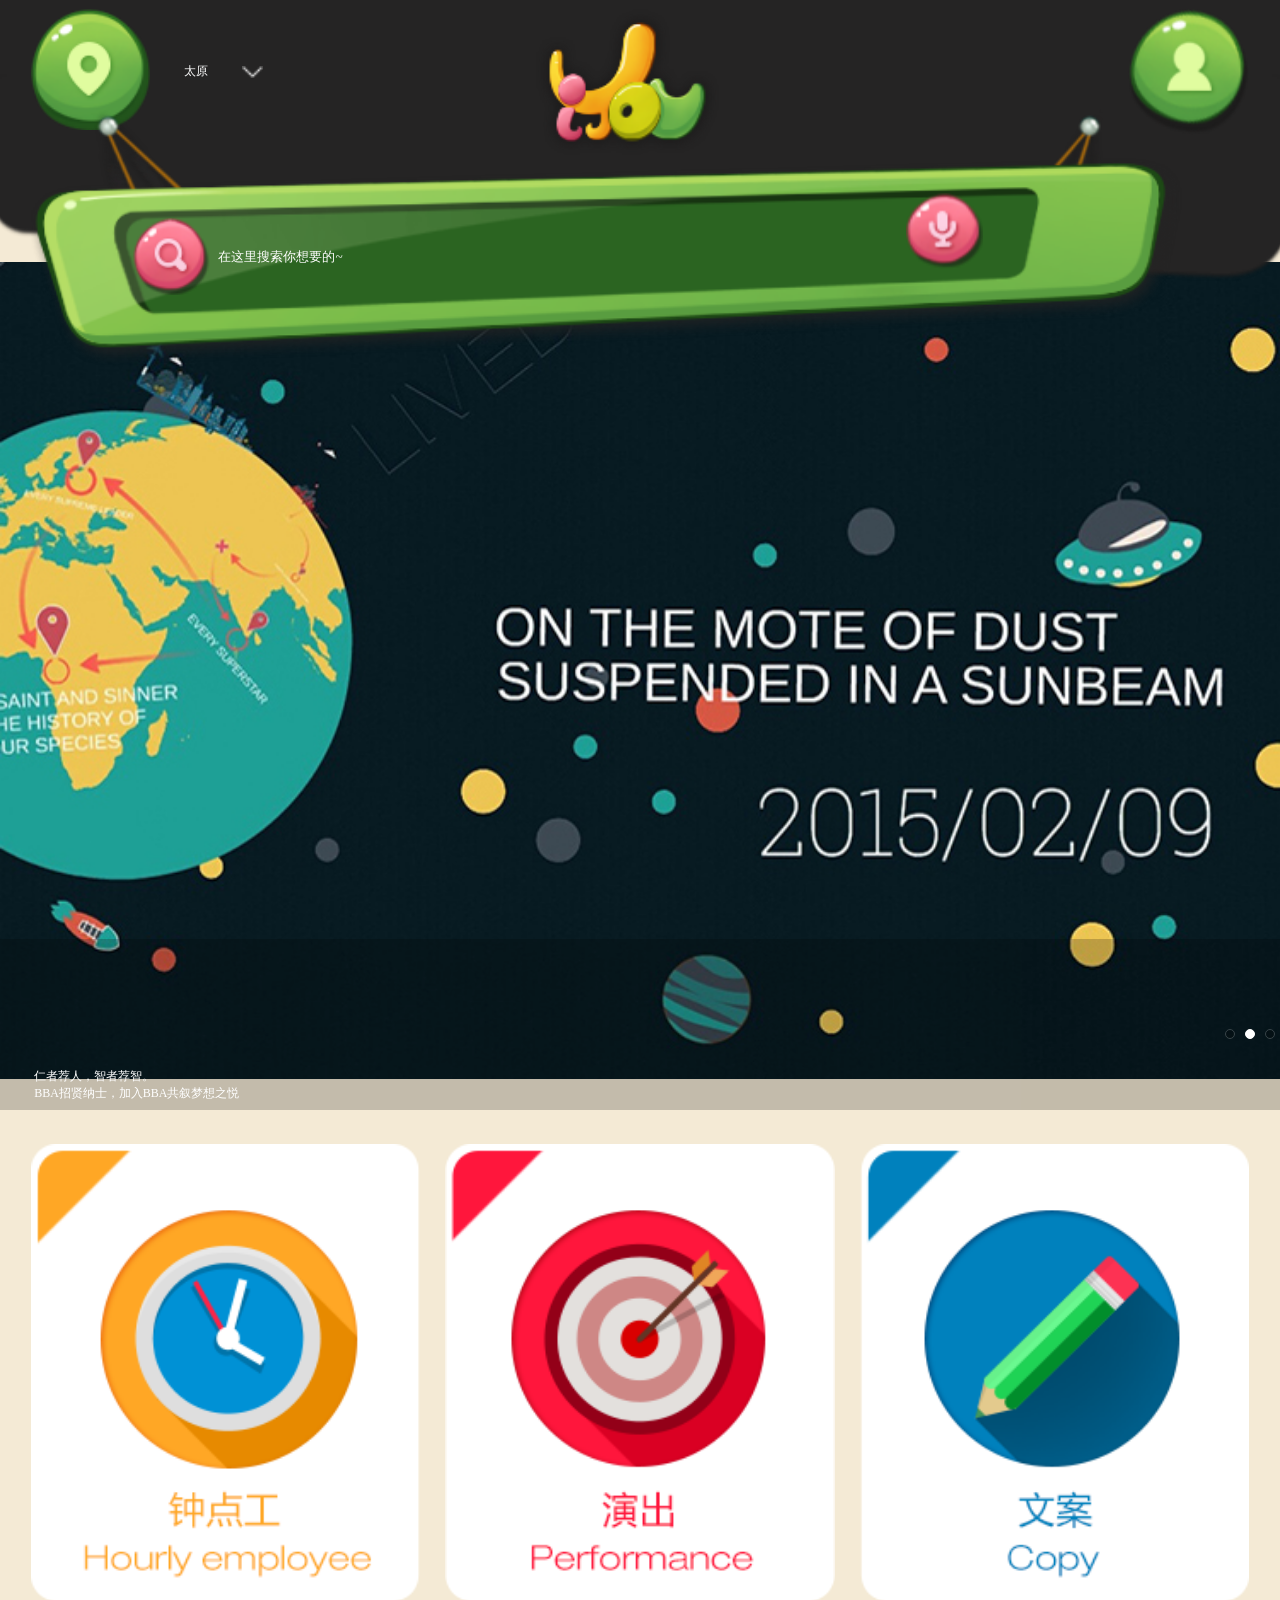
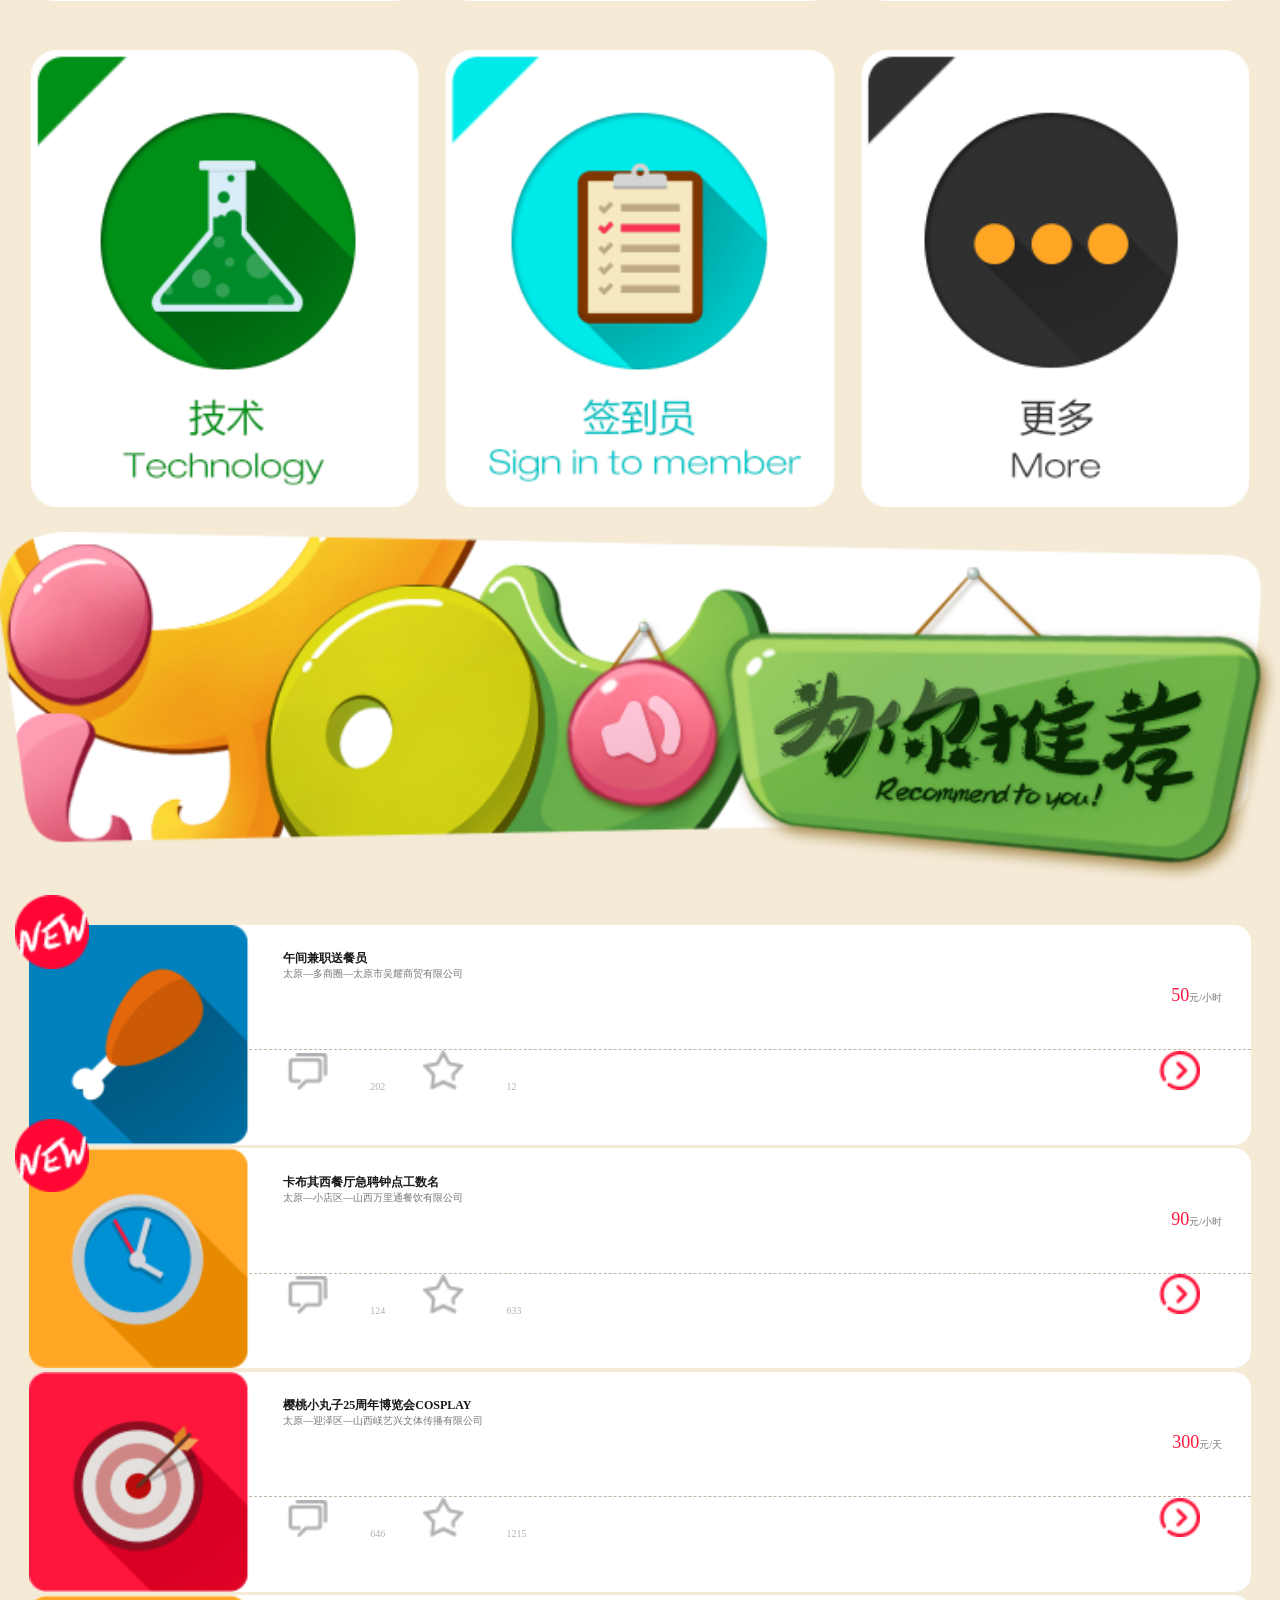
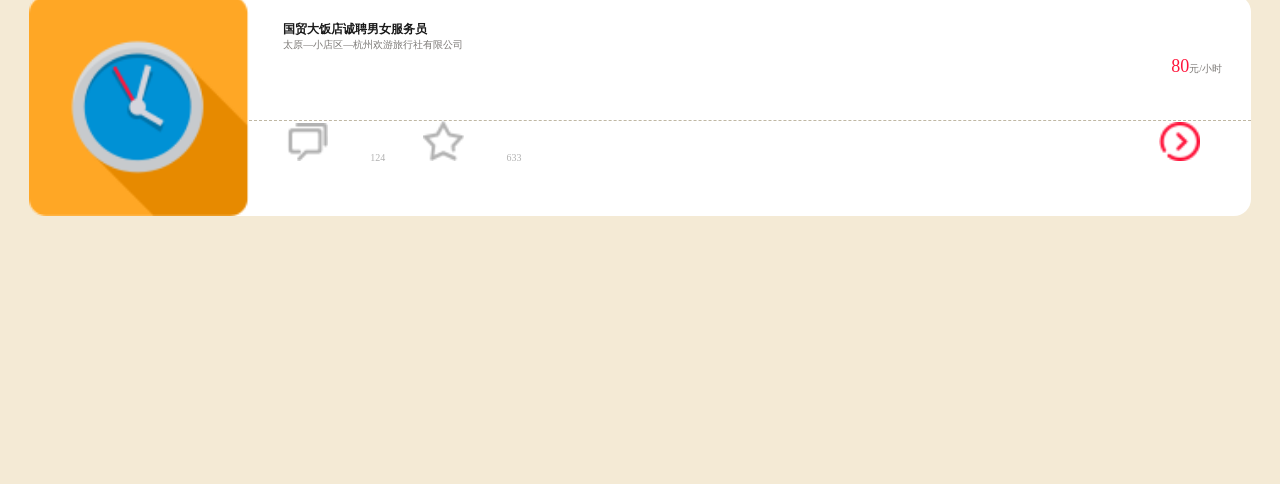
<file: index.html>
<!DOCTYPE html>
<html lang="en">
<head>
    <meta charset="UTF-8">
    <meta name="viewport" content="width=device-width, initial-scale=1.0, minimum-scale=1.0, maximum-scale=1.0, user-scalable=no"/>
    <meta name="renderer" content="webkit"/>
    <meta http-equiv="X-UA-Compatible" content="IE=Edge"/>
    <link rel="stylesheet" href="css/bace/bace.css">
    <link rel="stylesheet" href="css/ml/swiper.min.css">
    <link rel="stylesheet" href="css/ml/index.css">
    <script src="js/rem.js"></script>
    <title>兼职</title>
</head>
<body>
                <!--头部-->
            <header class="head">
                <div class="top">
                    <a class="left city" >
                        <span class="btn"><img src="images/ml/dingwei.png" alt=""></span>
                        <span class="city-name">太原</span>
                        <span class="city"><img src="images/ml/jt.png" alt=""></span>
                    </a>
                    <a class="logo"><img src="images/ml/logo.png" alt=""></a>
                    <a href="grzx1.html" class="right"><img src="images/ml/gerenzhongxing.png" alt=""></a>
                </div>
                <div class="search">
                    <div class="search-left">
                        <img src="images/ml/sousuo.png" alt="">
                    </div>
                    <input type="text" placeholder="在这里搜索你想要的~">
                    <div class="search-right">
                        <img src="images/ml/yuying.png" alt="">
                    </div>
                </div>
            </header>
                <!--头部结束-->
                <!--城市选项-->
                <div class="city-box">
                    <div class="city-list">
                        <div class="city-head">
                            <img src="images/ml/xzcity.png" alt="">
                        </div>
                        <div class="city-top">
                            <img src="images/ml/bdingwei.png" alt="">
                            当前定位城市：<span>太原</span>
                        </div>
                        <ul>
                            <li class="active">
                                <span>太原</span>
                                <span></span>
                            </li>
                            <li>
                                <span>大同</span>
                                <span></span>
                            </li>
                            <li>
                                <span>阳泉</span>
                                <span></span>
                            </li>

                            <li>
                                <span>长治</span>
                                <span></span>
                            </li>
                            <li>
                                <span>临汾</span>
                                <span></span>
                            </li>
                            <li>
                                <span>晋中</span>
                                <span></span>
                            </li>
                            <li>
                                <span>运城</span>
                                <span></span>
                            </li>
                            <li>
                                <span>晋城</span>
                                <span></span>
                            </li>
                            <li>
                                <span>侯马</span>
                                <span></span>
                            </li>
                            <li>
                                <span>朔州</span>
                                <span></span>
                            </li>
                            <li>
                                <span>忻州</span>
                                <span></span>
                            </li>
                            <li>
                                <span>吕梁</span>
                                <span></span>
                            </li>

                        </ul>
                    </div>
                    <!--遮罩-->
                    <div class="mask">


                    </div>
                    <!--遮罩结束-->
                </div>

                <!--城市选项结束-->
                <!--banner开始-->
                    <div class="banner-box">
                    <div class="swiper-container banner">
                        <div class="swiper-wrapper">
                            <div class="swiper-slide"><a href="javascript:;"><img src="images/ml/banner.jpg" alt=""></a></div>
                            <div class="swiper-slide"><a href="javascript:;"><img src="images/ml/banner.jpg" alt=""></a></div>
                            <div class="swiper-slide"><a href="javascript:;"><img src="images/ml/banner.jpg" alt=""></a></div>
                        </div>
                        <div class="swiper-pagination">
                        </div>
                        <p class="p1">我爱工作，工作爱我</p>
                        <p class="p2">我爱工作，工作爱我</p>
                    </div>
                    </div>
                <!--banner结束-->
                <!--分类-->
                <div class="wrap">
                    <div class="items">
                        <a href="">
                            <img src="images/ml/clock.png" alt="">
                        </a>
                    </div>
                    <div class="items">
                        <a href="">
                            <img src="images/ml/target.png" alt="">
                        </a>
                    </div>
                    <div class="items">
                        <a href="">
                            <img src="images/ml/pen.png" alt="">
                        </a>
                    </div>
                    <div class="items">
                        <a href="">
                            <img src="images/ml/flask.png" alt="">
                        </a>
                    </div>
                    <div class="items">
                        <a href="">
                            <img src="images/ml/checklist.png" alt="">
                        </a>
                    </div>
                    <div class="items">
                        <a href="bd.html">
                            <img src="images/ml/more.png" alt="">
                        </a>
                    </div>
                </div>
                <!--分类-->

                <!--广告位-->
                <div class="ad">
                    <a href=""><img src="images/ml/tuijian.png" alt=""></a>
                </div>
                <!--内容-->
                <section class="jz-list">
                    <ul class="slide">
                        <li class="list">
                            <div class="sleft">
                                <a href="news-detail.html">
                                         <img src="images/ml/wing.png" alt="">
                                </a>
                                <div class="new">
                                    <img src="images/ml/NEW.png" alt="">
                                </div>
                            </div>
                            <div class="sright">
                                <div class="stop">
                                    <div class="leftzhi">
                                        <a href="news-detail.html">
                                            <h4>午间兼职送餐员</h4>
                                            <span>太原—多商圈—太原市吴耀商贸有限公司</span>
                                        </a>
                                    </div>
                                    <div class="price">
                                        <span><i>50</i>元/小时</span>
                                    </div>
                                </div>
                                <div class="heng"></div>
                                <div class="bot">
                                    <div class="zan">
                                        <img src="images/ml/feedback.png" alt="">
                                        <span>202</span>
                                    </div>
                                    <div class="zan">
                                        <img src="images/ml/favourite2.png" alt="">
                                        <span>12</span>
                                    </div>
                                    <a href="news-detail.html" class="more">

                                        <img src="images/ml/more1.png" alt="">
                                    </a>
                                </div>
                            </div>
                        </li>
                        <li class="list">
                            <div class="sleft">
                                <a href="news-detail.html">
                                    <img src="images/ml/clock1.png" alt="">
                                </a>
                                <div class="new">
                                    <img src="images/ml/NEW.png" alt="">
                                </div>
                            </div>

                            <div class="sright">
                                <div class="stop">
                                    <div class="leftzhi">
                                        <a href="news-detail.html">
                                            <h4>卡布其西餐厅急聘钟点工数名</h4>
                                            <span>太原—小店区—山西万里通餐饮有限公司</span>
                                        </a>
                                    </div>
                                    <div class="price">
                                        <span><i>90</i>元/小时</span>
                                    </div>
                                </div>
                                <div class="heng"></div>
                                <div class="bot">
                                    <div class="zan">
                                        <img src="images/ml/feedback.png" alt="">
                                        <span>124</span>
                                    </div>
                                    <div class="zan">
                                        <img src="images/ml/favourite2.png" alt="">
                                        <span>633</span>
                                    </div>
                                    <a href="news-detail.html" class="more">

                                            <img src="images/ml/more1.png" alt="">

                                    </a>
                                </div>
                            </div>
                        </li>
                        <li class="list">
                            <div class="sleft">
                                <a href="news-detail.html">
                                    <img src="images/ml/target1.png" alt="">
                                </a>
                                <!-- <div class="new">
                                    <img src="images/zh/NEW.png" alt="">
                                </div> -->
                            </div>

                            <div class="sright">
                                <div class="stop">
                                    <div class="leftzhi">
                                        <a href="news-detail.html">
                                            <h4>樱桃小丸子25周年博览会COSPLAY</h4>
                                            <span>太原—迎泽区—山西嵄艺兴文体传播有限公司</span>
                                        </a>
                                    </div>
                                    <div class="price">
                                        <span><i>300</i>元/天</span>
                                    </div>
                                </div>
                                <div class="heng"></div>
                                <div class="bot">
                                    <div class="zan">
                                        <img src="images/ml/feedback.png" alt="">
                                        <span>646</span>
                                    </div>
                                    <div class="zan">
                                        <img src="images/ml/favourite2.png" alt="">
                                        <span>1215</span>
                                    </div>
                                    <a href="news-detail.html" class="more">

                                            <img src="images/ml/more1.png" alt="">

                                    </a>
                                </div>
                            </div>
                        </li>
                        <li class="list">
                            <div class="sleft">
                                <a href="news-detail.html">
                                    <img src="images/ml/clock1.png" alt="">
                                </a>
                                <!-- <div class="new">
                                    <img src="images/zh/NEW.png" alt="">
                                </div> -->
                            </div>

                            <div class="sright">
                                <div class="stop">
                                    <div class="leftzhi">
                                        <a href="news-detail.html">
                                            <h4>国贸大饭店诚聘男女服务员</h4>
                                            <span>太原—小店区—杭州欢游旅行社有限公司</span>
                                        </a>
                                    </div>
                                    <div class="price">
                                        <span><i>80</i>元/小时</span>
                                    </div>
                                </div>
                                <div class="heng"></div>
                                <div class="bot">
                                    <div class="zan">
                                        <img src="images/ml/feedback.png" alt="">
                                        <span>124</span>
                                    </div>
                                    <div class="zan">
                                        <img src="images/ml/favourite2.png" alt="">
                                        <span>633</span>
                                    </div>
                                    <a href="news-detail.html" class="more">

                                            <img src="images/ml/more1.png" alt="">
                                    </a>
                                </div>
                            </div>
                        </li>
                    </ul>

                </section>
                <!--内容结束-->

        <footer class="foot">
           <div class="foot-list active">
               <a href=""><img src="images/ml/xxjz.png" alt=""></a>

           </div>
            <div class="foot-list">
                <a href="jz.html"><img src="images/ml/xxbd1.png" alt=""></a>
            </div>
            <div class="foot-list">
                <a href=""><img src="images/ml/xxpj1.png" alt=""></a>
            </div>
            <div class="foot-list">
                <a href=""> <img src="images/ml/xxzs1.png" alt=""></a>
            </div>

        </footer>
</body>
</html>

<script src="js/ml/swiper.min.js"></script>
<script src="js/ml/index.js"></script>
<script>
    var p1inner=['我爱工作，工作爱我！','仁者荐人，智者荐智。','一起来工作！'];
    var p2inner=['University of experience  for the first time very excited and is excited',
        'BBA招贤纳士，加入BBA共叙梦想之悦','加入我们吧'
    ];
    var p1=document.querySelector('.banner .p1');
    var p2=document.querySelector('.banner .p2');
    var mySwiper = new Swiper('.swiper-container', {
        pagination: '.swiper-pagination',
        paginationClickable: true,
        autoplay:true,
        speed:1500,
        loop:true,
        autoplayDisableOnInteraction:false,
        onSlideChangeStart: function(swiper){
            p1.innerHTML=p1inner[swiper.realIndex];
            p2.innerHTML=p2inner[swiper.realIndex];
        }
    })
</script>
</file>
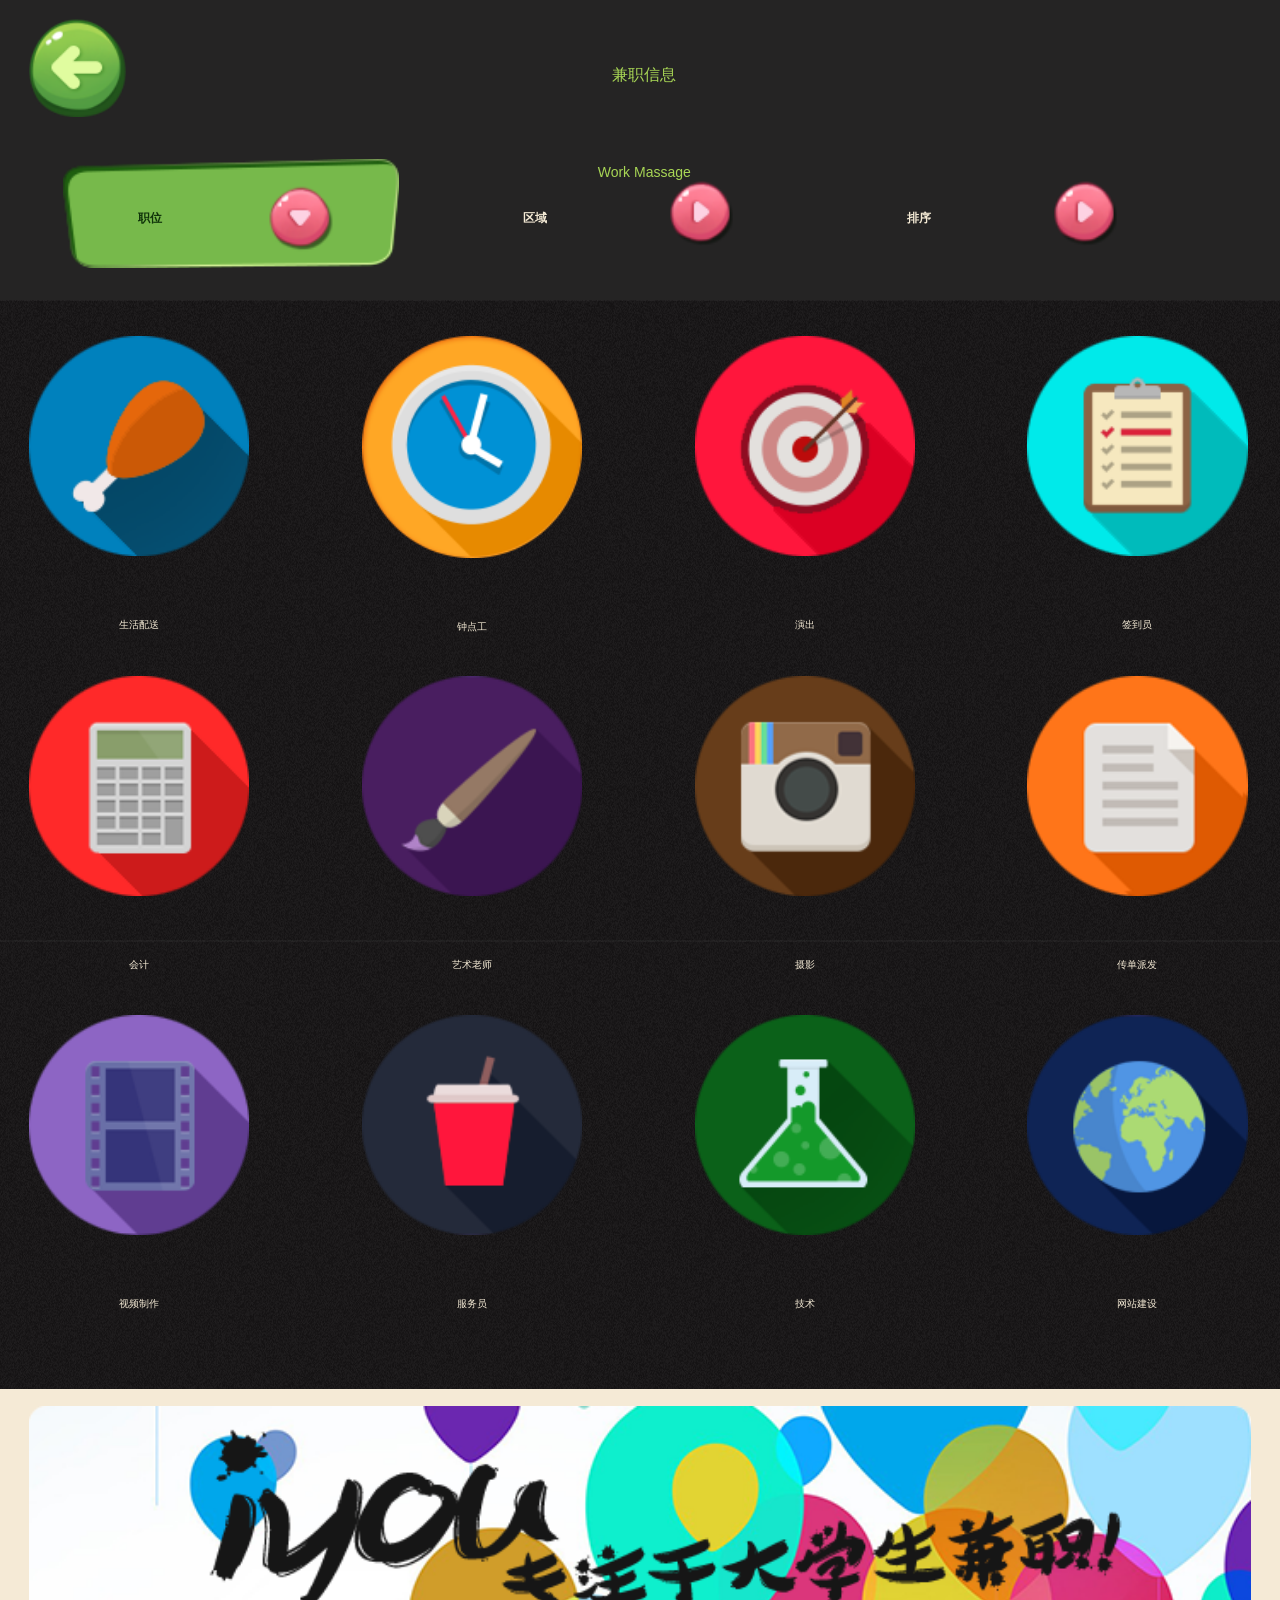
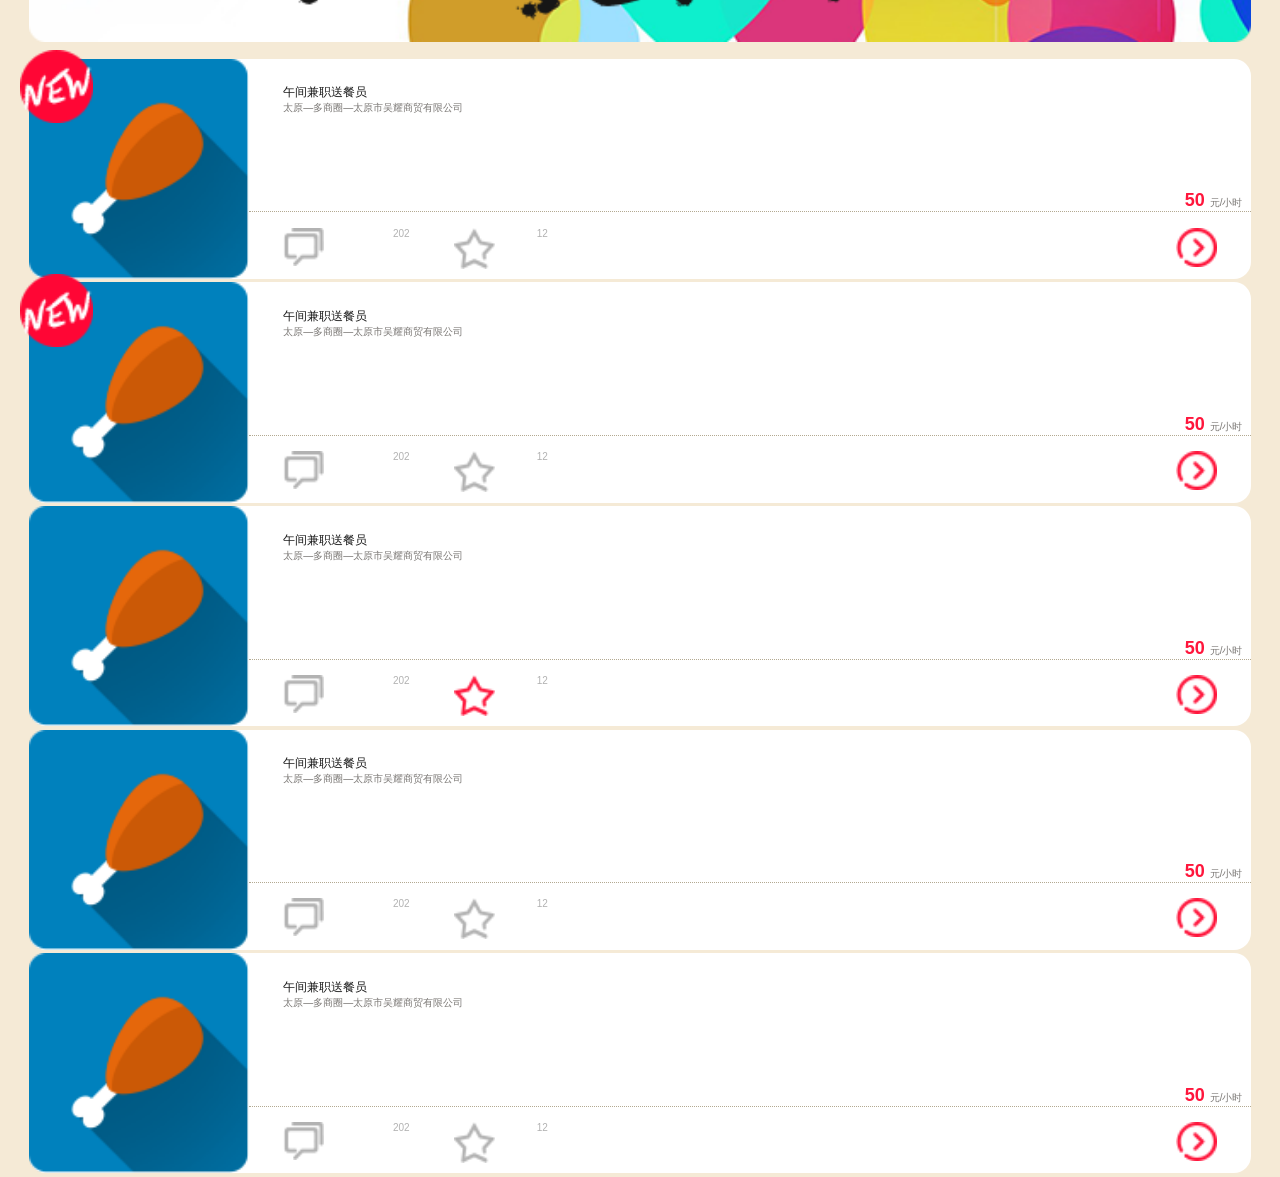
<file: bd.html>
<!DOCTYPE html>
<html lang="zh">
<head>
	<meta charset="UTF-8">
	<meta name="viewport" content="width=device-width, initial-scale=1.0, minimum-scale=1.0, maximum-scale=1.0, user-scalable=no"/>
  	<meta name='renderer' content='webkit'/>
  	<meta http-equiv='X-UA-Compatible' content='IE=Edge'/>
	<title>兼职</title>
	<script type="text/javascript"src="js/rem.js"></script>
	<link rel="stylesheet" href="css/bd.css">
	<link rel="stylesheet" href="css/ml/swiper.min.css">
</head>
<body>
<!-- 头部 -->
<header class="dingbu">
	<div class="top">
		<a href="index.html">
			<img src="images/wjz/fanhui.png" alt="">
		</a>
		<span>兼职信息</span><br>
		<span class="yinwen">Work Massage</span>
	</div>
	
</header>
<!-- 导航 -->
<div class="swiper-containerdao" style="overflow:hidden;">
	<div class="swiper-paginationbottom"></div>
    <div class="swiper-wrapper">
        <div class="swiper-slide">
        	<nav class="daohang">
				<ul>
					<li>
						<a href="">
							<img src="images/wjz/jitui.png" alt="">
							生活配送
						</a>
					</li>
					<li>
						<a href="">
							<img src="images/wjz/clock3.png" alt="">
							钟点工
						</a>
					</li>
					<li>
						<a href="">
							<img src="images/wjz/target.png" alt="">
							演出
						</a>
					</li>
					<li>
						<a href="">
							<img src="images/wjz/checklist.png" alt="">
							签到员
						</a>
					</li>
					<li>
						<a href="">
							<img src="images/wjz/kuaiji.png" alt="">
							会计
						</a>
					</li>
					<li>
						<a href="">
							<img src="images/wjz/yishu.png" alt="">
							艺术老师
						</a>
					</li>
					<li>
						<a href="">
							<img src="images/wjz/instagram.png" alt="">
							摄影
						</a>
					</li>
					<li>
						<a href="">
							<img src="images/wjz/file.png" alt="">
							传单派发
						</a>
					</li>
					<li>
						<a href="">
							<img src="images/wjz/video.png" alt="">
							视频制作
						</a>
					</li>
					<li>
						<a href="">
							<img src="images/wjz/coke.png" alt="">
							服务员
						</a>
					</li>
					<li>
						<a href="">
							<img src="images/wjz/flask.png" alt="">
							技术
						</a>
					</li>
					<li>
						<a href="">
							<img src="images/wjz/globe.png" alt="">
							网站建设
						</a>
					</li>
				</ul>
			</nav>
        </div>
        <div class="swiper-slide">
        	<nav class="daohang">
				<ul>
					<li>
						<a href="">
							<img src="images/wjz/jitui.png" alt="">
							生活配送
						</a>
					</li>
					<li>
						<a href="">
							<img src="images/wjz/clock3.png" alt="">
							钟点工
						</a>
					</li>
					<li>
						<a href="">
							<img src="images/wjz/target.png" alt="">
							演出
						</a>
					</li>
					<li>
						<a href="">
							<img src="images/wjz/checklist.png" alt="">
							签到员
						</a>
					</li>
					<li>
						<a href="">
							<img src="images/wjz/kuaiji.png" alt="">
							会计
						</a>
					</li>
					<li>
						<a href="">
							<img src="images/wjz/yishu.png" alt="">
							艺术老师
						</a>
					</li>
					<li>
						<a href="">
							<img src="images/wjz/instagram.png" alt="">
							摄影
						</a>
					</li>
					<li>
						<a href="">
							<img src="images/wjz/file.png" alt="">
							传单派发
						</a>
					</li>
					<li>
						<a href="">
							<img src="images/wjz/video.png" alt="">
							视频制作
						</a>
					</li>
					<li>
						<a href="">
							<img src="images/wjz/coke.png" alt="">
							服务员
						</a>
					</li>
					<li>
						<a href="">
							<img src="images/wjz/flask.png" alt="">
							技术
						</a>
					</li>
					<li>
						<a href="">
							<img src="images/wjz/globe.png" alt="">
							网站建设
						</a>
					</li>
				</ul>
			</nav>
        </div>
        <div class="swiper-slide">
        	<nav class="daohang">
				<ul>
					<li>
						<a href="">
							<img src="images/wjz/jitui.png" alt="">
							生活配送
						</a>
					</li>
					<li>
						<a href="">
							<img src="images/wjz/clock3.png" alt="">
							钟点工
						</a>
					</li>
					<li>
						<a href="">
							<img src="images/wjz/target.png" alt="">
							演出
						</a>
					</li>
					<li>
						<a href="">
							<img src="images/wjz/checklist.png" alt="">
							签到员
						</a>
					</li>
					<li>
						<a href="">
							<img src="images/wjz/kuaiji.png" alt="">
							会计
						</a>
					</li>
					<li>
						<a href="">
							<img src="images/wjz/yishu.png" alt="">
							艺术老师
						</a>
					</li>
					<li>
						<a href="">
							<img src="images/wjz/instagram.png" alt="">
							摄影
						</a>
					</li>
					<li>
						<a href="">
							<img src="images/wjz/file.png" alt="">
							传单派发
						</a>
					</li>
					<li>
						<a href="">
							<img src="images/wjz/video.png" alt="">
							视频制作
						</a>
					</li>
					<li>
						<a href="">
							<img src="images/wjz/coke.png" alt="">
							服务员
						</a>
					</li>
					<li>
						<a href="">
							<img src="images/wjz/flask.png" alt="">
							技术
						</a>
					</li>
					<li>
						<a href="">
							<img src="images/wjz/globe.png" alt="">
							网站建设
						</a>
					</li>
				</ul>
			</nav>
        </div>
    </div>
</div>
<!-- 广告位 -->
<div class="guanggao">
	<a href="#">
		<img src="images/wjz/iyou.png" alt="">
	</a>
</div>
<!-- 列表 -->
<div class="liebiao">
	<ul>
		<li>
			<a href="news-detail.html">
				<div class="tuxiang">
					<img src="images/wjz/wing.png" alt="">
				</div>
				<div class="right">
					<div class="top">
						<p class="zhiwei">午间兼职送餐员</p>
						<p class="gongsi">太原—多商圈—太原市吴耀商贸有限公司</p>
						<div class="jiage">
							50
							<span>元/小时</span>
						</div>
					</div>
					<div class="bottom">
						<div class="diyi">202</div>
						<div class="dier">12</div>
						<div class="disan"></div>
					</div>
				</div>
			</a>
			<div class="new"></div>
		</li>
		<li>
			<a href="news-detail.html">
				<div class="tuxiang">
					<img src="images/wjz/wing.png" alt="">
				</div>
				<div class="right">
					<div class="top">
						<p class="zhiwei">午间兼职送餐员</p>
						<p class="gongsi">太原—多商圈—太原市吴耀商贸有限公司</p>
						<div class="jiage">
							50
							<span>元/小时</span>
						</div>
					</div>
					<div class="bottom">
						<div class="diyi">202</div>
						<div class="dier">12</div>
						<div class="disan"></div>
					</div>
				</div>
			</a>
			<div class="new"></div>
		</li>
		<li>
			<a href="news-detail.html">
				<div class="tuxiang">
					<img src="images/wjz/wing.png" alt="">
				</div>
				<div class="right">
					<div class="top">
						<p class="zhiwei">午间兼职送餐员</p>
						<p class="gongsi">太原—多商圈—太原市吴耀商贸有限公司</p>
						<div class="jiage">
							50
							<span>元/小时</span>
						</div>
					</div>
					<div class="bottom">
						<div class="diyi">202</div>
						<div class="dier" style="background: url(images/wjz/favourite1.png) no-repeat;background-size: 0.24rem 0.24rem;">12</div>
						<div class="disan"></div>
					</div>
				</div>
			</a>
		</li>
		<li>
			<a href="news-detail.html">
				<div class="tuxiang">
					<img src="images/wjz/wing.png" alt="">
				</div>
				<div class="right">
					<div class="top">
						<p class="zhiwei">午间兼职送餐员</p>
						<p class="gongsi">太原—多商圈—太原市吴耀商贸有限公司</p>
						<div class="jiage">
							50
							<span>元/小时</span>
						</div>
					</div>
					<div class="bottom">
						<div class="diyi">202</div>
						<div class="dier">12</div>
						<div class="disan"></div>
					</div>
				</div>
			</a>
		</li>
		<li>
			<a href="news-detail.html">
				<div class="tuxiang">
					<img src="images/wjz/wing.png" alt="">
				</div>
				<div class="right">
					<div class="top">
						<p class="zhiwei">午间兼职送餐员</p>
						<p class="gongsi">太原—多商圈—太原市吴耀商贸有限公司</p>
						<div class="jiage">
							50
							<span>元/小时</span>
						</div>
					</div>
					<div class="bottom">
						<div class="diyi">202</div>
						<div class="dier">12</div>
						<div class="disan"></div>
					</div>
				</div>
			</a>
		</li>
	</ul>
</div>
</body>
<script type="text/javascript"src="js/ml/swiper.min.js"></script>
<script type="text/javascript"src="js/bd.js"></script>
</html>
</file>
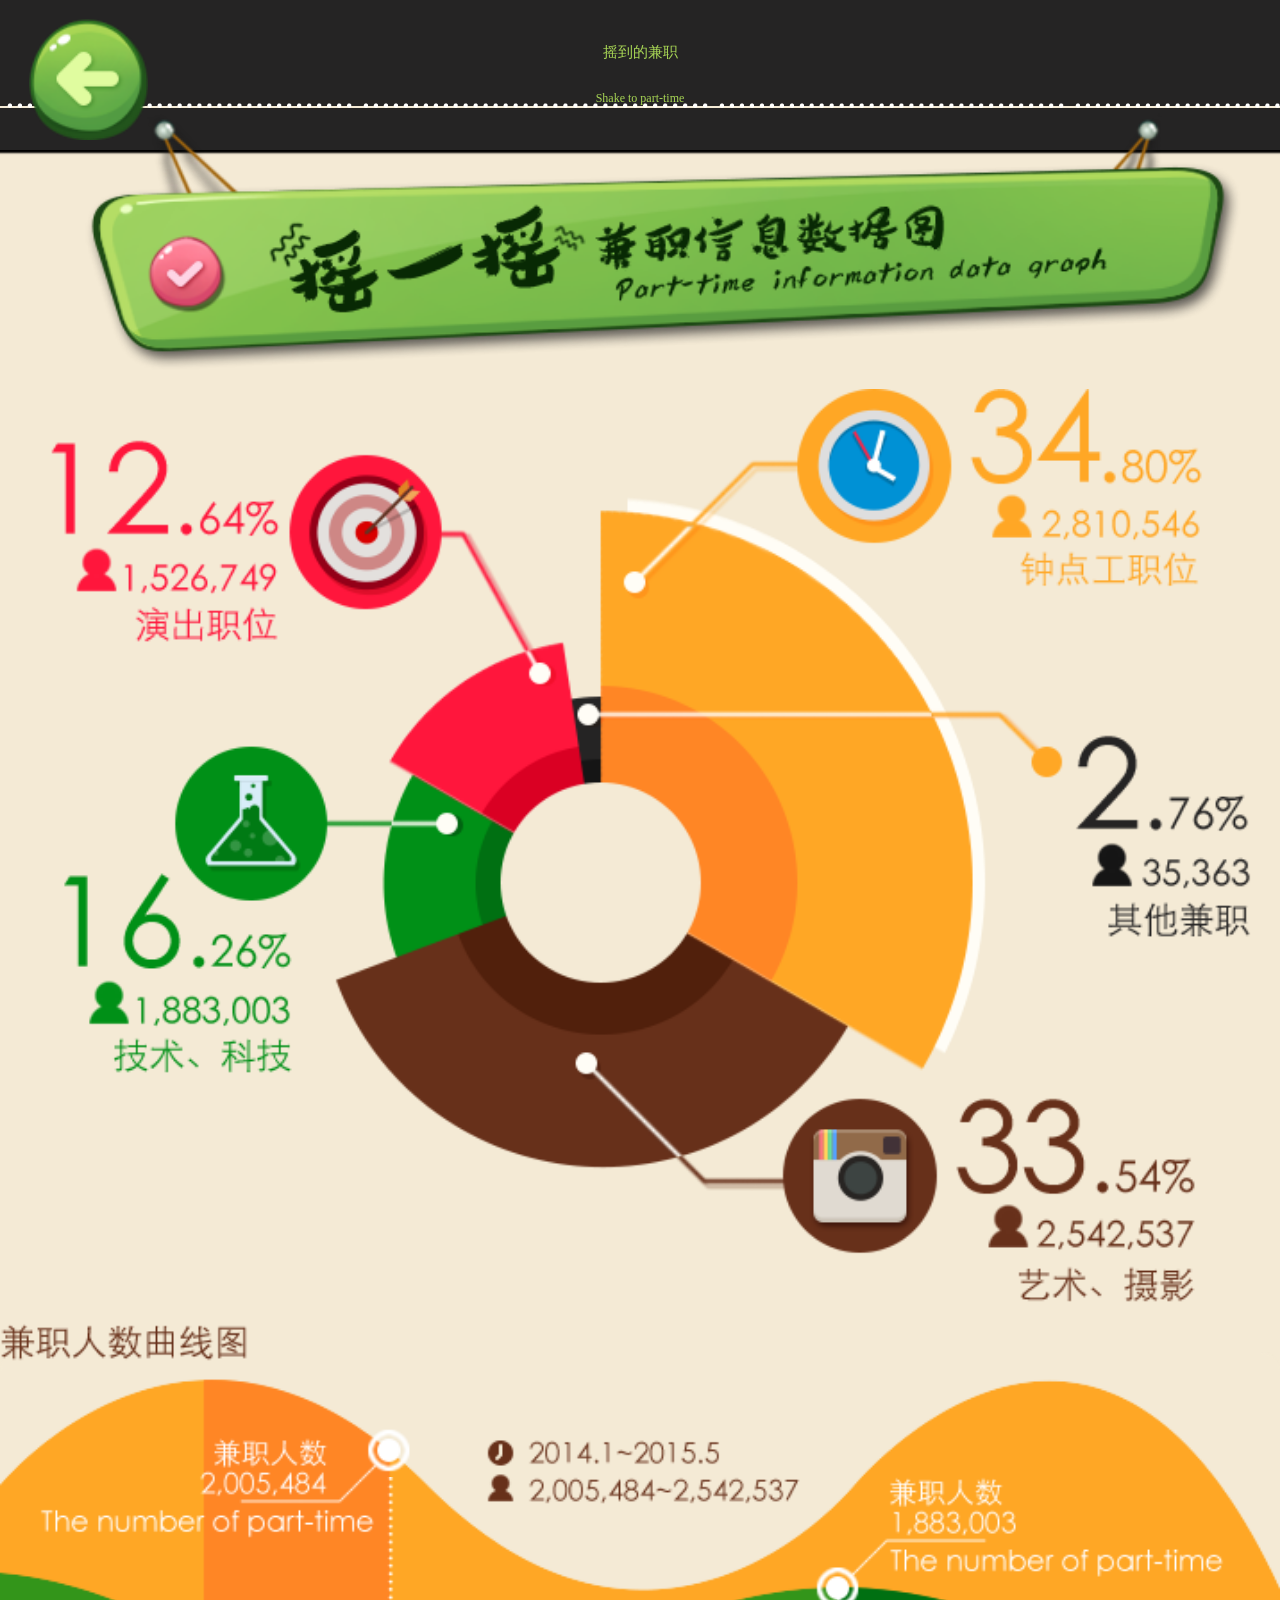
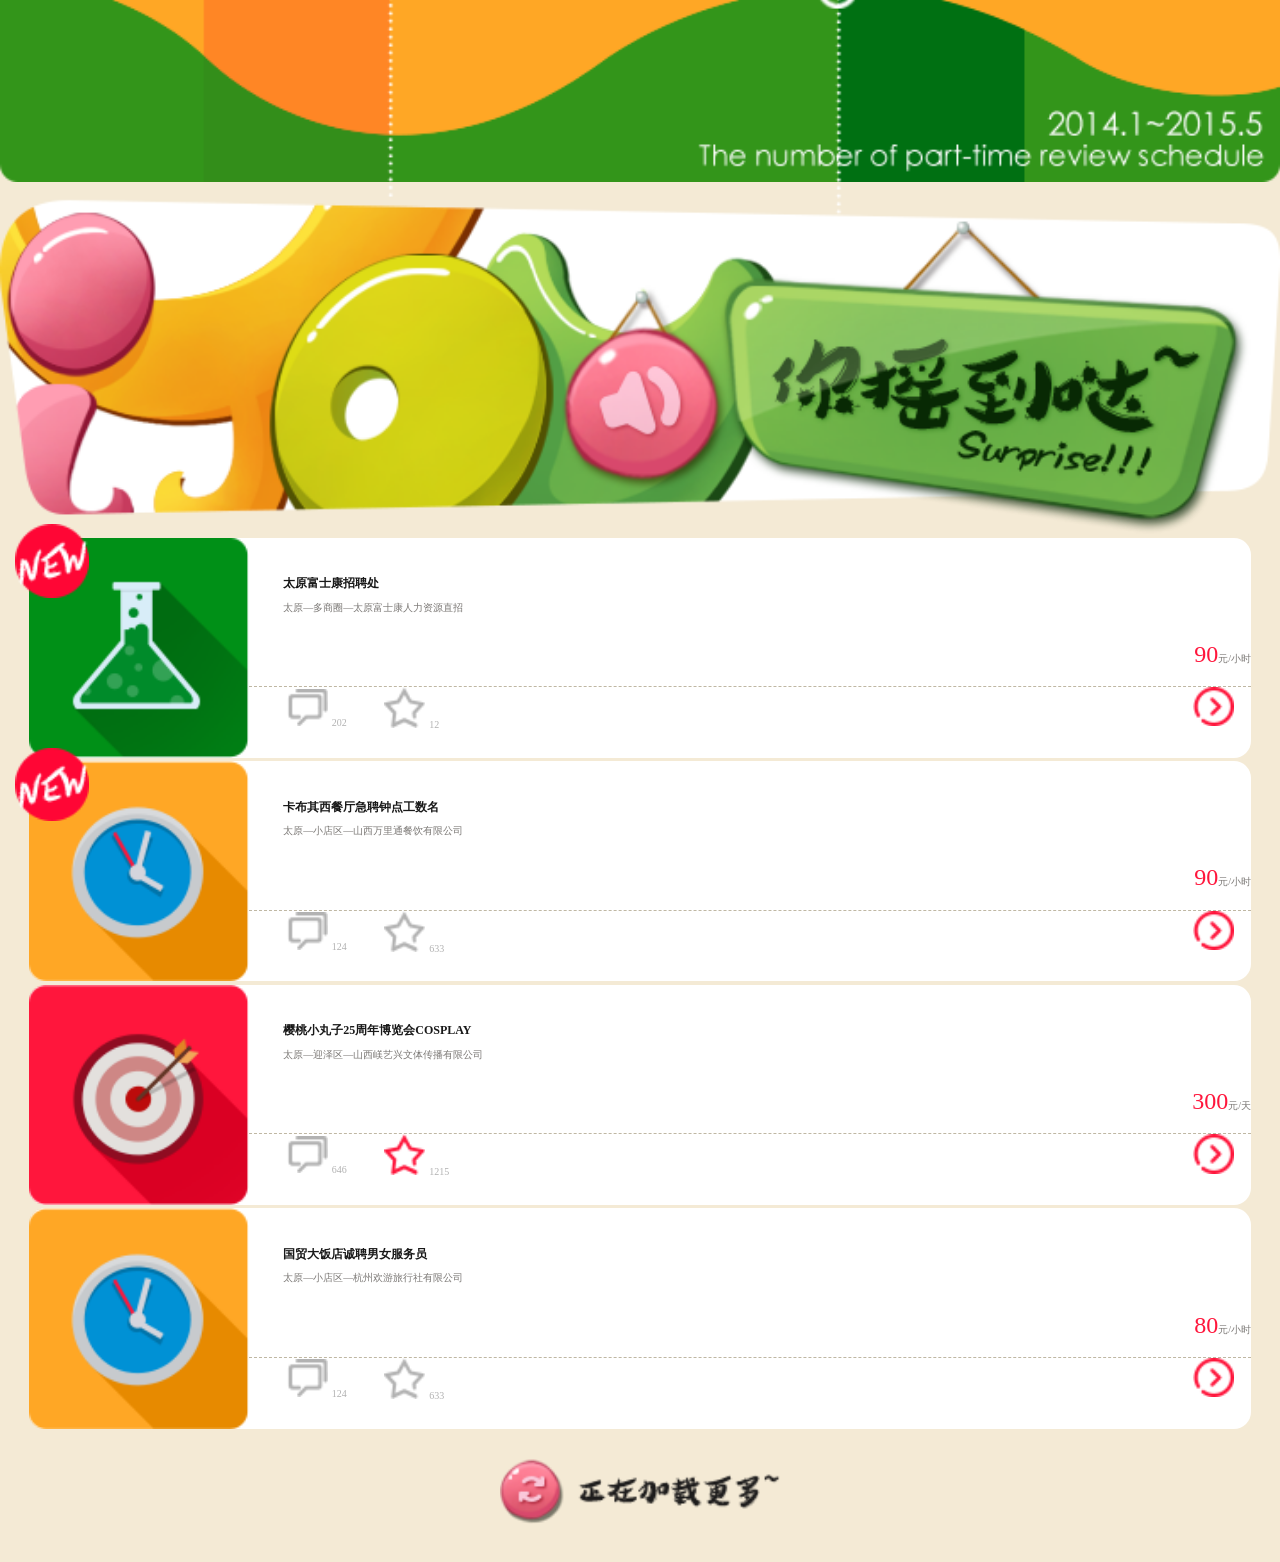
<file: grzx.html>
<!DOCTYPE html>
<html lang="en">
<head>
	<meta charset="UTF-8">
	<meta name="viewport"
          content="width=device-width, user-scalable=no, initial-scale=1.0, maximum-scale=1.0, minimum-scale=1.0">
    <meta name="renderer" content="webkit">
    <meta http-equiv="X-UA-Compatible" content="ie=edge">
	<link rel="stylesheet" href="css/zh/grzx.css">
	<script src="js/rem.js"></script>
	<title>Document</title>
</head>
<body>
	<!-- 头部 -->
	<header class="head">
		<div class="head-box">
			<a href="grzx1.html" class="back">
				<img src="images/zh/fanhui.png" alt="">
			</a>
			<span>
				<h4>摇到的兼职</h4>
				<!-- <br> -->
				<h5>Shake to part-time</h5>
			</span>

		</div>
		<div class="yao">
			<img src="images/zh/shuju.png" alt="">
		</div>
	</header>

	<!-- 数据图 -->
	<section class="shuju">
		<div class="shujutu">
			<img src="images/zh/quxian.png" alt="">
		</div>
	</section>

	<!-- 你摇到了 -->
	<section class="yaodao">
		<div class="yaodaole">
			<img src="images/zh/min.png" alt="">
		</div>
	</section>

	<!-- 兼职列表 -->
	<section class="jz-list">
		<ul class="slide">
			<li class="list">
				<div class="sleft">
					<a href="news-detail.html">
						<img src="images/zh/Ellipse37.png" alt="">
						<div class="new">
							<img src="images/zh/NEW.png" alt="">
						</div>
					</a>
				</div>
				
				<div class="sright">
					<div class="stop">
						<div class="leftzhi">
							<a href="news-detail.html">
								<h4>太原富士康招聘处</h4>
								<span>太原—多商圈—太原富士康人力资源直招</span>
							</a>
						</div>
						<div class="price">
							<span><i>90</i>元/小时</span>
						</div>
					</div>
					<div class="heng"></div>
					<div class="bot">
						<div class="zan">
							<img src="images/zh/feedback.png" alt="">
							<span>202</span>
						</div>
						<div class="zan">
							<img src="images/zh/favourite2.png" alt="">
							<span>12</span>
						</div>
						<a href="news-detail.html" class="more">
							<img src="images/zh/more1.png" alt="">
						</a>
					</div>
				</div>
			</li>
			<li class="list">
				<div class="sleft">
					<a href="news-detail.html">
						<img src="images/zh/clock1.png" alt="">
						<div class="new">
							<img src="images/zh/NEW.png" alt="">
						</div>
					</a>
				</div>
				
				<div class="sright">
					<div class="stop">
						<div class="leftzhi">
							<a href="news-detail.html">
								<h4>卡布其西餐厅急聘钟点工数名</h4>
								<span>太原—小店区—山西万里通餐饮有限公司</span>
							</a>
						</div>
						<div class="price">
							<span><i>90</i>元/小时</span>
						</div>
					</div>
					<div class="heng"></div>
					<div class="bot">
						<div class="zan">
							<img src="images/zh/feedback.png" alt="">
							<span>124</span>
						</div>
						<div class="zan">
							<img src="images/zh/favourite2.png" alt="">
							<span>633</span>
						</div>
						<a href="news-detail.html" class="more">
							<img src="images/zh/more1.png" alt="">
						</a>
					</div>
				</div>
			</li>
			<li class="list">
				<div class="sleft">
					<a href="news-detail.html">
						<img src="images/zh/target1.png" alt="">
					<!-- <div class="new">
						<img src="images/zh/NEW.png" alt="">
					</div> -->
					</a>
				</div>
				
				<div class="sright">
					<div class="stop">
						<div class="leftzhi">
							<a href="news-detail.html">
								<h4>樱桃小丸子25周年博览会COSPLAY</h4>
								<span>太原—迎泽区—山西嵄艺兴文体传播有限公司</span>
							</a>
						</div>
						<div class="price">
							<span><i>300</i>元/天</span>
						</div>
					</div>
					<div class="heng"></div>
					<div class="bot">
						<div class="zan">
							<img src="images/zh/feedback.png" alt="">
							<span>646</span>
						</div>
						<div class="zan">
							<!-- <img src="images/zh/favourite2.png" alt=""> -->
							<img src="images/zh/favourite1.png" alt="">
							<span>1215</span>
						</div>
						<a href="news-detail.html" class="more">
							<img src="images/zh/more1.png" alt="">
						</a>
					</div>
				</div>
			</li>
			<li class="list">
				<div class="sleft">
					<a href="news-detail.html">
						<img src="images/zh/clock1.png" alt="">
						<!-- <div class="new">
							<img src="images/zh/NEW.png" alt="">
						</div> -->
					</a>
				</div>
				
				<div class="sright">
					<div class="stop">
						<div class="leftzhi">
							<a href="news-detail.html">
								<h4>国贸大饭店诚聘男女服务员</h4>
								<span>太原—小店区—杭州欢游旅行社有限公司</span>
							</a>
						</div>
						<div class="price">
							<span><i>80</i>元/小时</span>
						</div>
					</div>
					<div class="heng"></div>
					<div class="bot">
						<div class="zan">
							<img src="images/zh/feedback.png" alt="">
							<span>124</span>
						</div>
						<div class="zan">
							<img src="images/zh/favourite2.png" alt="">
							<span>633</span>
						</div>
						<a href="news-detail.html" class="more">
							<img src="images/zh/more1.png" alt="">
						</a>
					</div>
				</div>
			</li>
		</ul>

		<div class="laze">
			<img src="images/zh/jiazai.png" alt="">
		</div>
	</section>
</body>
</html>
</file>
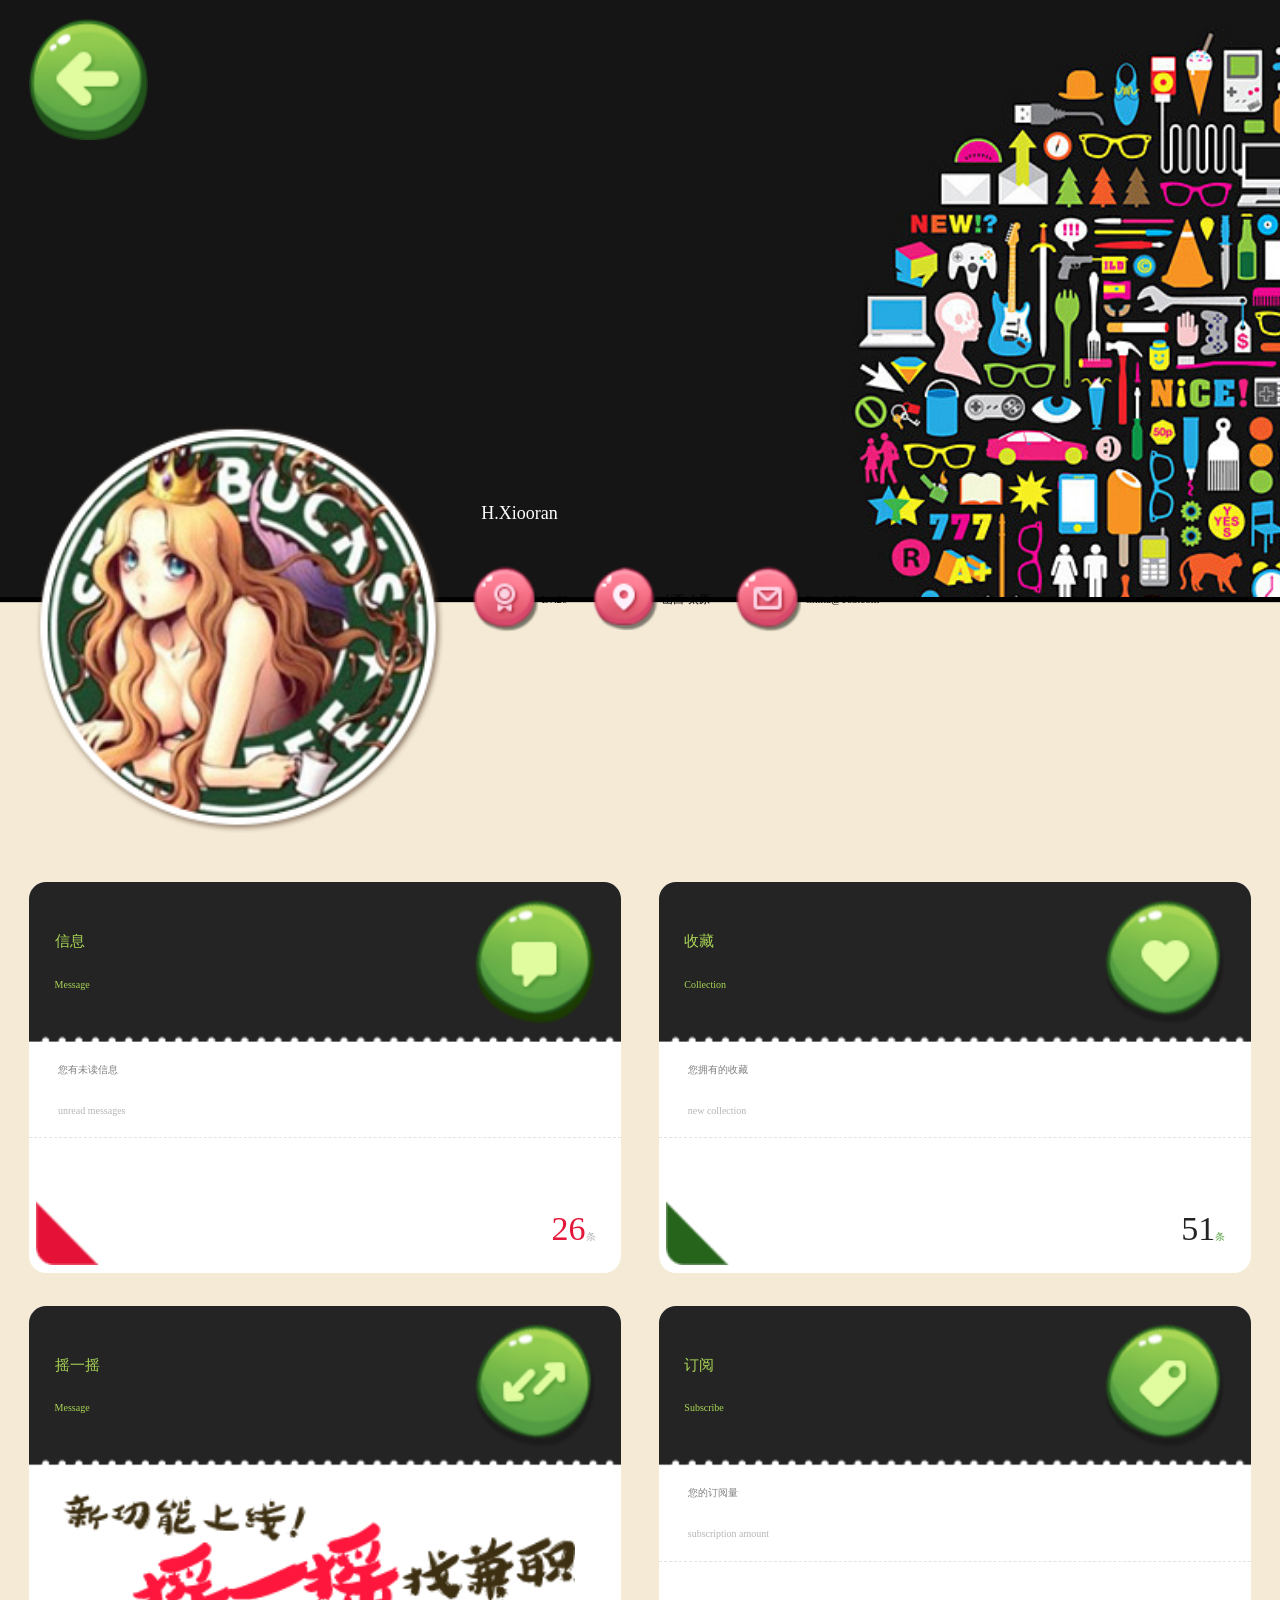
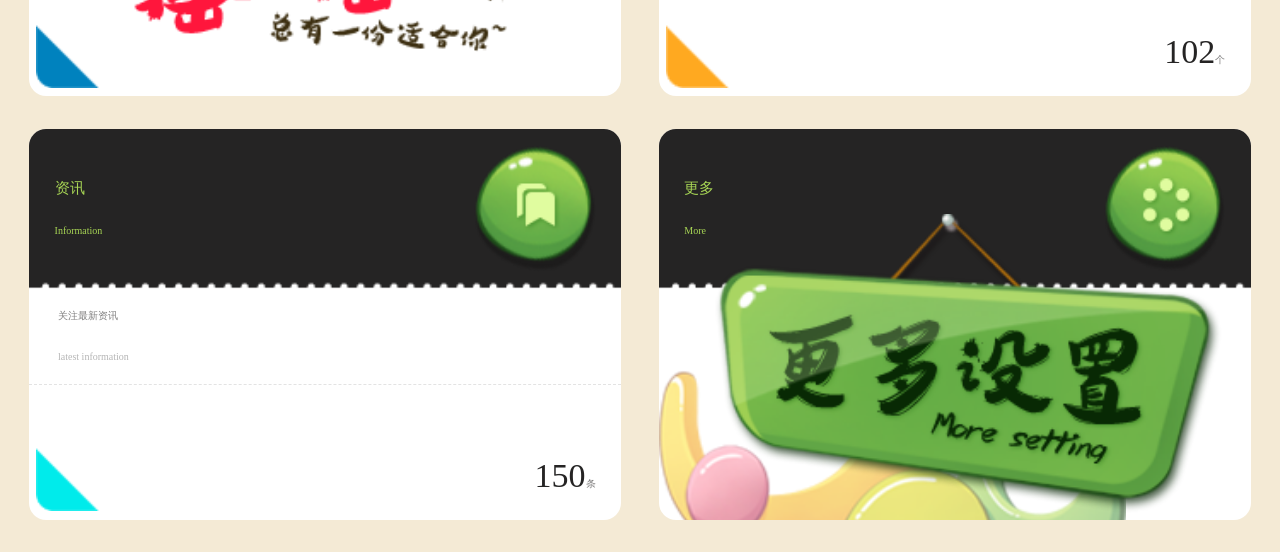
<file: grzx1.html>
<!DOCTYPE html>
<html lang="en">
<head>
	<meta charset="UTF-8">
	<meta name="viewport" content="width=device-width, initial-scale=1.0, minimum-scale=1.0, maximum-scale=1.0, user-scalable=no"/>
    <meta name="renderer" content="webkit">
    <meta http-equiv="X-UA-Compatible" content="ie=edge">
    <link rel="stylesheet" href="css/zh/grzx1.css">
    <script src="js/rem.js"></script>
	<title>Document</title>
</head>
<body>
	<header class="head">
		<a href="index.html" class="back">
			<img src="images/zh/fanhui.png" alt="">
		</a>
		<div class="bigimg"></div>
		<div class="person">
			<div class="personbox">
				<img src="images/zh/nv.png" alt="">
			</div>

			<span class="name">H.Xiooran</span>
			<div class="biaoqian">
				<div class="cont">
					<img src="images/zh/dengji.png" alt="">
					<span>Lv:<i>20</i></span>
				</div>
				<div class="cont">
					<img src="images/zh/dizhi.png" alt="">
					<span class="sheng">山西</span>
					<span class="shi">太原</span>
				</div>
				<div class="cont">
					<img src="images/zh/youxiang.png" alt="">
					<span class="sheng">China@163.com</span>
				</div>
			</div>
		</div>
	</header>

	<section class="menu">
		<div class="menus">
			<div class="bgimg">
				<img src="images/zh/heimian.png" alt="">
			</div>
			<div class="bgcont">
				<div class="text">
					<span>信息</span>
					<i>Message</i>
				</div>
				<div class="text">
					<img src="images/zh/xinxi.png" alt="">
				</div>
			</div>

			<div class="middle">
				<span>您有未读信息</span>
				<i>unread messages</i>
			</div>

			<div class="bottom">
				<div class="san">
					<img src="images/zh/san1.png" alt="">
				</div>
				<div class="text">
					<span><i>26</i>条</span>
				</div>
			</div>
		</div>

		<div class="menus">
			<div class="bgimg">
				<img src="images/zh/heimian.png" alt="">
			</div>
			<div class="bgcont">
				<div class="text">
					<span>收藏</span>
					<i>Collection </i>
				</div>
				<div class="text">
					<img src="images/zh/shoucang.png" alt="">
				</div>
			</div>

			<div class="middle">
				<span>您拥有的收藏</span>
				<i>new collection </i>
			</div>

			<div class="bottom">
				<div class="san">
					<img src="images/zh/san2.png" alt="">
				</div>
				<div class="text">
					<span style="color:#59a344;"><i style="color:#252424;">51</i>条</span>
				</div>
			</div>
		</div>

		<div class="menus">
			<a href="yyy.html" class="yaoyao">
				<div class="bgimg">
					<img src="images/zh/heimian.png" alt="" class="yao1">
					<img src="images/zh/heimian2.png" alt="" class="yao2">
				</div>
				<div class="bgcont">
					<div class="text yanse">
						<span>摇一摇</span>
						<i>Message</i>
					</div>
					<div class="text">
						<img src="images/zh/yaoyao.png" alt="">
					</div>
				</div>

				<div class="middle" style="border:none">
					<!-- <span>您有未读信息</span> -->
					<!-- <i>Shark it off</i> -->
				</div>

				<div class="bottom">
					<div class="san">
						<img src="images/zh/san3.png" alt="">
					</div>
					<div class="text yao">
						<!-- <span><i>26</i>条</span> -->
						<img src="images/zh/yaoyiyao.png" alt="">
					</div>
				</div>
			</a>
		</div>

		<div class="menus">
			<div class="bgimg">
				<img src="images/zh/heimian.png" alt="">
			</div>
			<div class="bgcont">
				<div class="text">
					<span>订阅</span>
					<i>Subscribe</i>
				</div>
				<div class="text">
					<img src="images/zh/dingyue.png" alt="">
				</div>
			</div>

			<div class="middle">
				<span>您的订阅量</span>
				<i>subscription amount</i>
			</div>

			<div class="bottom">
				<div class="san">
					<img src="images/zh/san4.png" alt="">
				</div>
				<div class="text">
					<span style="color:#7f7e7e;"><i style="color:#252424;">102</i>个</span>
				</div>
			</div>
		</div>

		<div class="menus">
			<div class="bgimg">
				<img src="images/zh/heimian.png" alt="">
			</div>
			<div class="bgcont">
				<div class="text">
					<span>资讯</span>
					<i>Information</i>
				</div>
				<div class="text">
					<img src="images/zh/zixun.png" alt="">
				</div>
			</div>

			<div class="middle">
				<span>关注最新资讯</span>
				<i>latest information</i>
			</div>

			<div class="bottom">
				<div class="san">
					<img src="images/zh/san5.png" alt="">
				</div>
				<div class="text">
					<span style="color:#7f7e7e;"><i style="color:#252424;">150</i>条</span>
				</div>
			</div>
		</div>

		<div class="menus">
			<div class="bgimg">
				<img src="images/zh/heimian.png" alt="">
			</div>
			<div class="bgcont">
				<div class="text">
					<span>更多</span>
					<i>More</i>
				</div>
				<div class="text">
					<img src="images/zh/genduo.png" alt="">
				</div>
			</div>
			
			<div class="long">
				<div class="long1">
					<img src="images/zh/gdbj.png" alt="">
				</div>
				
			</div>
			<div class="gengduo">
				<img src="images/zh/gdsz.png" alt="">
			</div>

			
		</div>
	</section>

	<script src="js/zh/grzx1.js"></script>
</body>
</html>
</file>
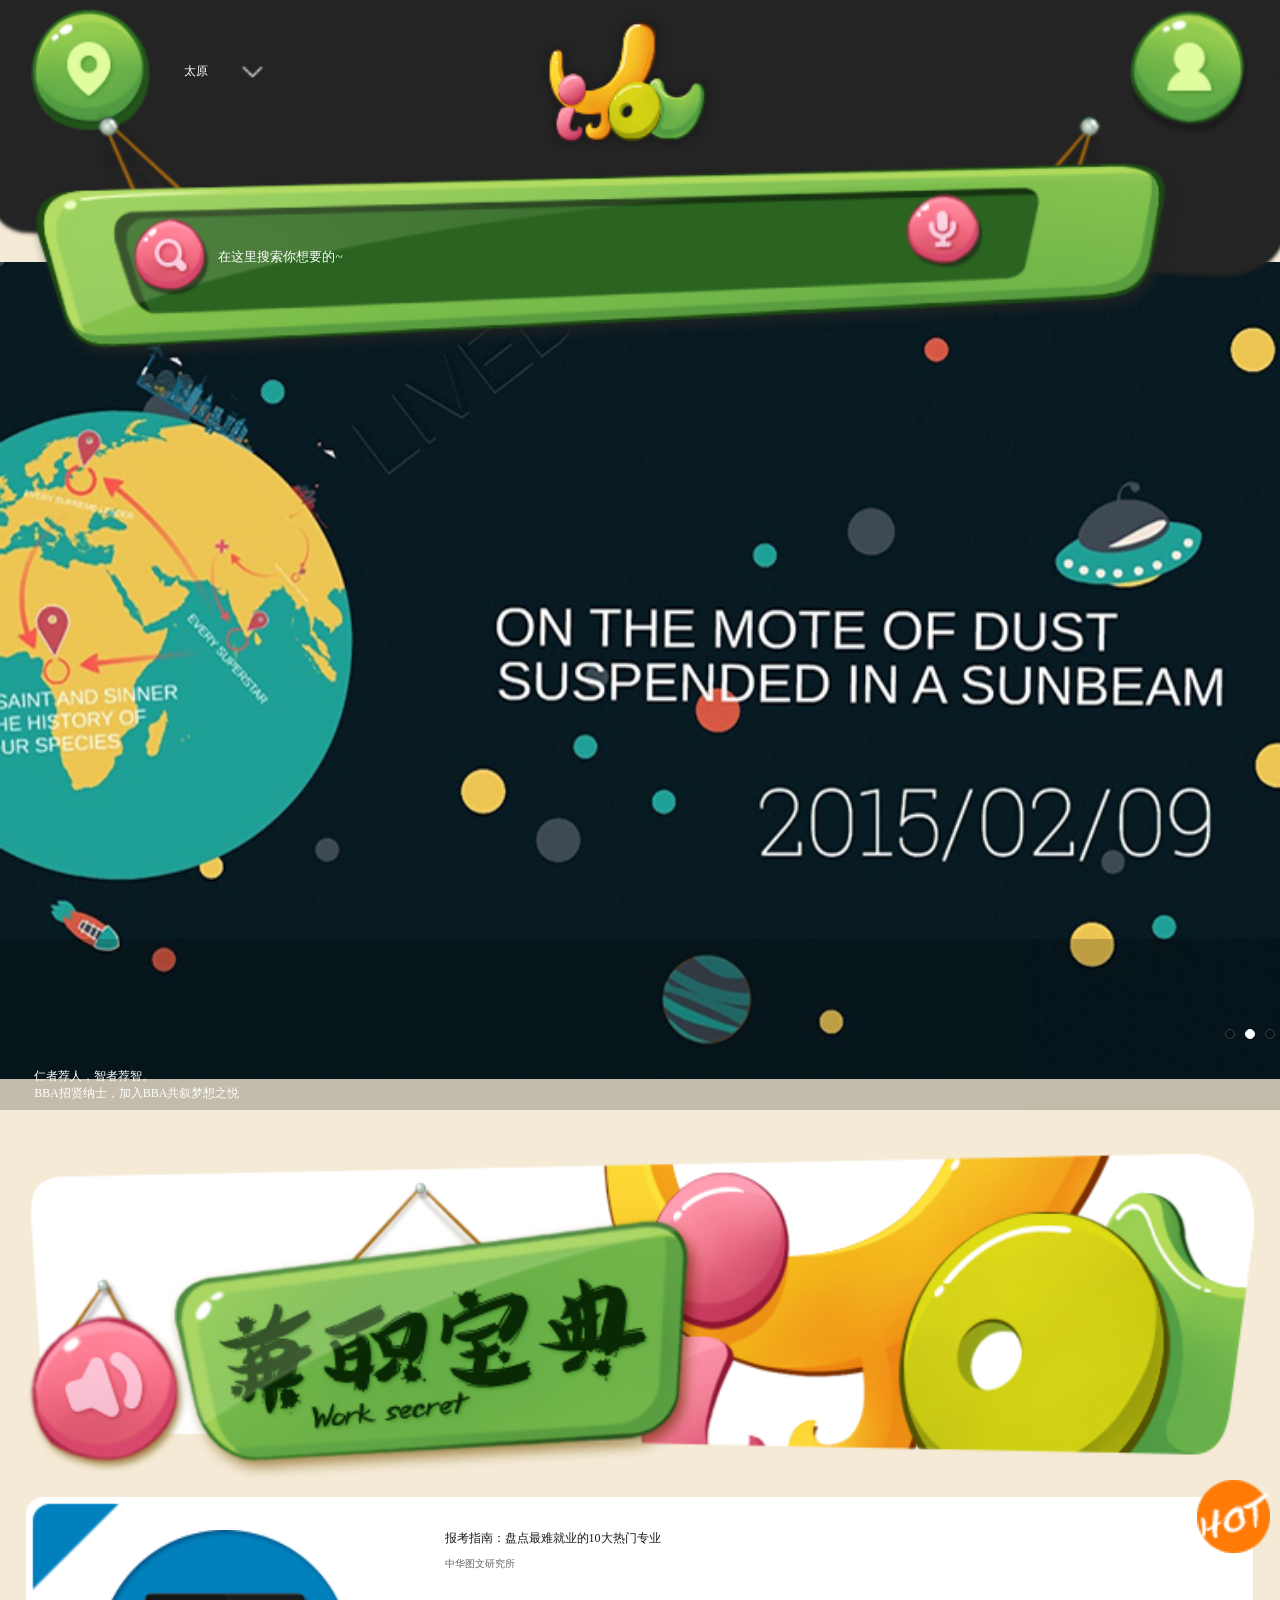
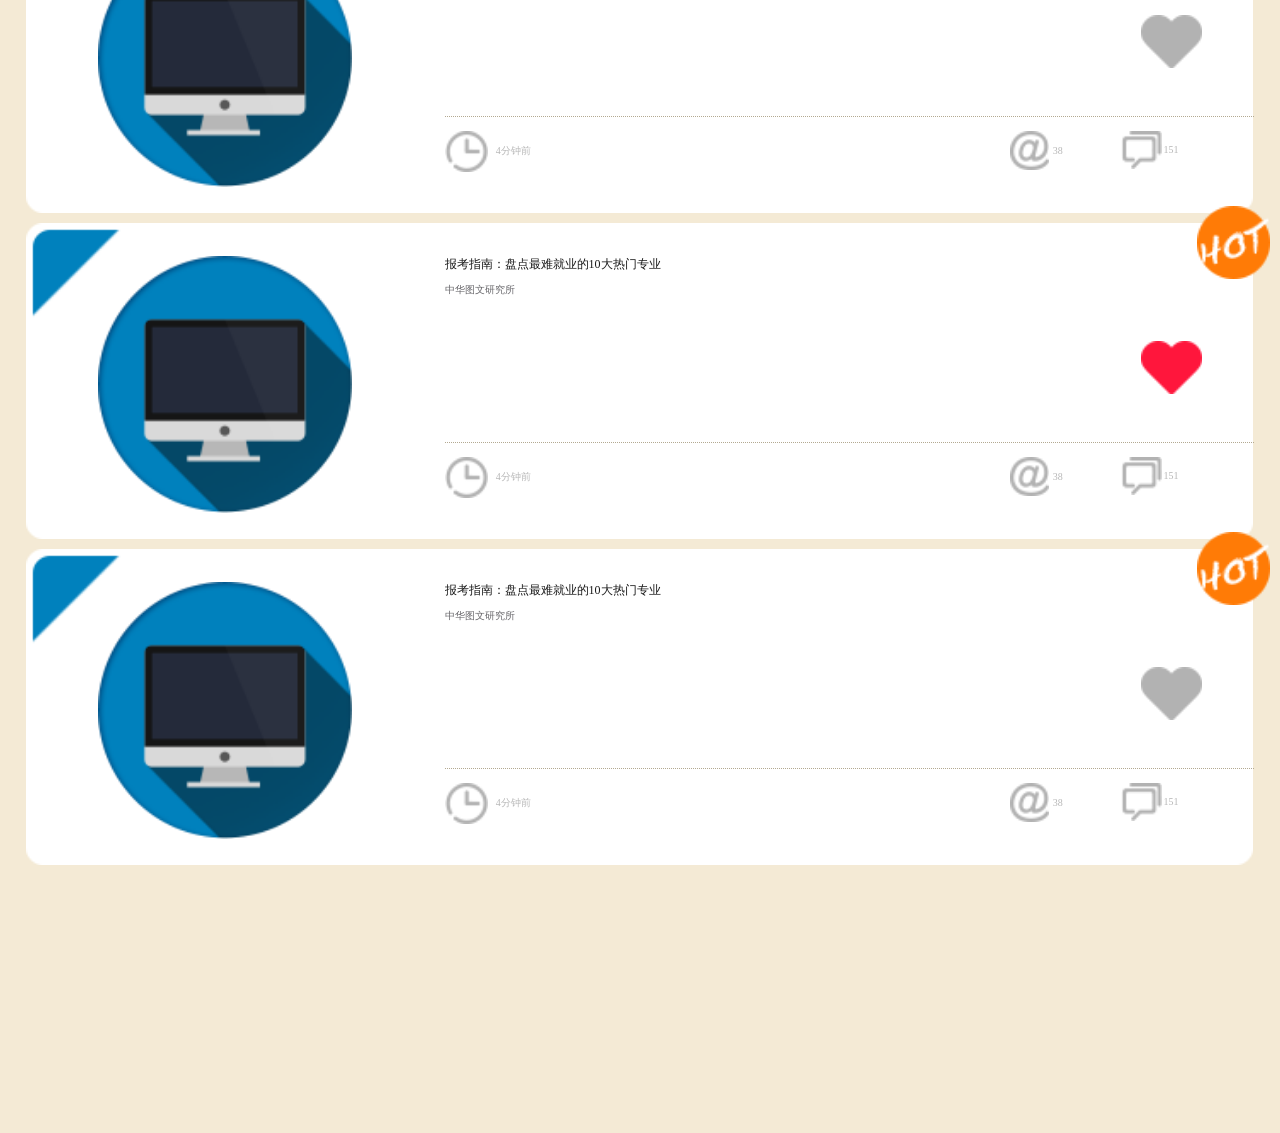
<file: jz.html>
<!DOCTYPE html>
<html lang="zh">
<head>
	<meta charset="UTF-8">
	<meta name="viewport" content="width=device-width, initial-scale=1.0, minimum-scale=1.0, maximum-scale=1.0, user-scalable=no"/>
  	<meta name='renderer' content='webkit'/>
  	<meta http-equiv='X-UA-Compatible' content='IE=Edge'/>
	<title>兼职</title>
	<link rel="stylesheet" href="css/bace/bace.css">
	<link rel="stylesheet" href="css/ml/swiper.min.css">
	<link rel="stylesheet" href="css/ml/index.css">
	<link rel="stylesheet" href="css/jzbd.css">
</head>
<body>

<!--头部-->
<header class="head">
	<div class="top">
		<a class="left city">
			<span class="btn"><img src="images/ml/dingwei.png" alt=""></span>
			<span class="city-name">太原</span>
			<span class="city"><img src="images/ml/jt.png" alt=""></span>
		</a>
		<a class="logo"><img src="images/ml/logo.png" alt=""></a>
		<a href="grzx1.html" class="right"><img src="images/ml/gerenzhongxing.png" alt=""></a>
	</div>
	<div class="search">
		<div class="search-left">
			<img src="images/ml/sousuo.png" alt="">
		</div>
		<input type="text" placeholder="在这里搜索你想要的~">
		<div class="search-right">
			<img src="images/ml/yuying.png" alt="">
		</div>
	</div>
</header>
<!--头部结束-->
<!--城市选项-->
<div class="city-box">
	<div class="city-list">
		<div class="city-head">
			<img src="images/ml/xzcity.png" alt="">
		</div>
		<div class="city-top">
			<img src="images/ml/bdingwei.png" alt="">
			当前定位城市：<span>太原</span>
		</div>
		<ul>
			<li class="active">
				<span>太原</span>
				<span></span>
			</li>
			<li>
				<span>大同</span>
				<span></span>
			</li>
			<li>
				<span>阳泉</span>
				<span></span>
			</li>

			<li>
				<span>长治</span>
				<span></span>
			</li>
			<li>
				<span>临汾</span>
				<span></span>
			</li>
			<li>
				<span>晋中</span>
				<span></span>
			</li>
			<li>
				<span>运城</span>
				<span></span>
			</li>
			<li>
				<span>晋城</span>
				<span></span>
			</li>
			<li>
				<span>侯马</span>
				<span></span>
			</li>
			<li>
				<span>朔州</span>
				<span></span>
			</li>
			<li>
				<span>忻州</span>
				<span></span>
			</li>
			<li>
				<span>吕梁</span>
				<span></span>
			</li>

		</ul>
	</div>
	<!--遮罩-->
	<div class="mask">


	</div>
	<!--遮罩结束-->
</div>

<!--城市选项结束-->
<!--banner开始-->
<div class="banner-box">
	<div class="swiper-container banner">
		<div class="swiper-wrapper">
			<div class="swiper-slide"><a href="javascript:;"><img src="images/ml/banner.jpg" alt=""></a></div>
			<div class="swiper-slide"><a href="javascript:;"><img src="images/ml/banner.jpg" alt=""></a></div>
			<div class="swiper-slide"><a href="javascript:;"><img src="images/ml/banner.jpg" alt=""></a></div>
		</div>

		<div class="swiper-pagination">
		</div>
		<p class="p1">我爱工作，工作爱我</p>
		<p class="p2">我爱工作，工作爱我</p>
	</div>
</div>
<!--banner结束-->
<!-- 标题 -->
<div class="jzh1">
	<img src="images/wjz/jzbaodian.png" alt="">
</div>
<!-- 列表 -->
<div class="jzlie">
	<ul>
		<li>
			<a href="news-detail.html">
				<div class="jztou">
					<img src="images/wjz/imac.png" alt="">
				</div>
				<div class="jzright">
					<div class="jztop">
						<p class="biao1">报考指南：盘点最难就业的10大热门专业</p>
						<p class="fubiao">中华图文研究所</p>
						<div class="xihuan"></div>
					</div>
					<div class="jzbottom">
						<div class="shijian">4分钟前</div>
						<div class="pinlun">151</div>
						<div class="at">38</div>
					</div>
				</div>
			</a>
			<div class="hot"></div>
		</li>
		<li>
			<a href="news-detail.html">
				<div class="jztou">
					<img src="images/wjz/imac.png" alt="">
				</div>
				<div class="jzright">
					<div class="jztop">
						<p class="biao1">报考指南：盘点最难就业的10大热门专业</p>
						<p class="fubiao">中华图文研究所</p>
						<div class="xihuan" style="background: url(images/wjz/heart1.png) no-repeat;background-size: 0.36rem 0.31rem;"></div>
					</div>
					<div class="jzbottom">
						<div class="shijian">4分钟前</div>
						<div class="pinlun">151</div>
						<div class="at">38</div>
					</div>
				</div>
			</a>
			<div class="hot"></div>
		</li>
		<li>
			<a href="news-detail.html">
				<div class="jztou">
					<img src="images/wjz/imac.png" alt="">
				</div>
				<div class="jzright">
					<div class="jztop">
						<p class="biao1">报考指南：盘点最难就业的10大热门专业</p>
						<p class="fubiao">中华图文研究所</p>
						<div class="xihuan"></div>
					</div>
					<div class="jzbottom">
						<div class="shijian">4分钟前</div>
						<div class="pinlun">151</div>
						<div class="at">38</div>
					</div>
				</div>
			</a>
			<div class="hot"></div>
		</li>
	</ul>
</div>
<!--foot-->
<footer class="foot">
	<div class="foot-list">
		<a href="index.html"><img src="images/ml/xxjz1.png" alt=""></a>

	</div>
	<div class="foot-list active">
		<a href=""><img src="images/ml/xxbd.png" alt=""></a>
	</div>
	<div class="foot-list">
		<a href=""><img src="images/ml/xxpj1.png" alt=""></a>
	</div>
	<div class="foot-list">
		<a href=""> <img src="images/ml/xxzs1.png" alt=""></a>
	</div>

</footer>
</body>
</html>
<script src="js/rem.js"></script>
<script src="js/ml/swiper.min.js"></script>
<script src="js/ml/index.js"></script>
<script>
	var p1inner=['我爱工作，工作爱我！','仁者荐人，智者荐智。','一起来工作！'];
	var p2inner=['University of experience  for the first time very excited and is excited',
		'BBA招贤纳士，加入BBA共叙梦想之悦','加入我们吧'
	];
	var p1=document.querySelector('.banner .p1');
	var p2=document.querySelector('.banner .p2');
	var mySwiper = new Swiper('.swiper-container', {
		pagination: '.swiper-pagination',
		paginationClickable: true,
		autoplay:true,
		speed:1500,
		loop:true,
		autoplayDisableOnInteraction:false,
		onSlideChangeStart: function(swiper){
			p1.innerHTML=p1inner[swiper.realIndex];
			p2.innerHTML=p2inner[swiper.realIndex];
		}
	})
</script>
</file>
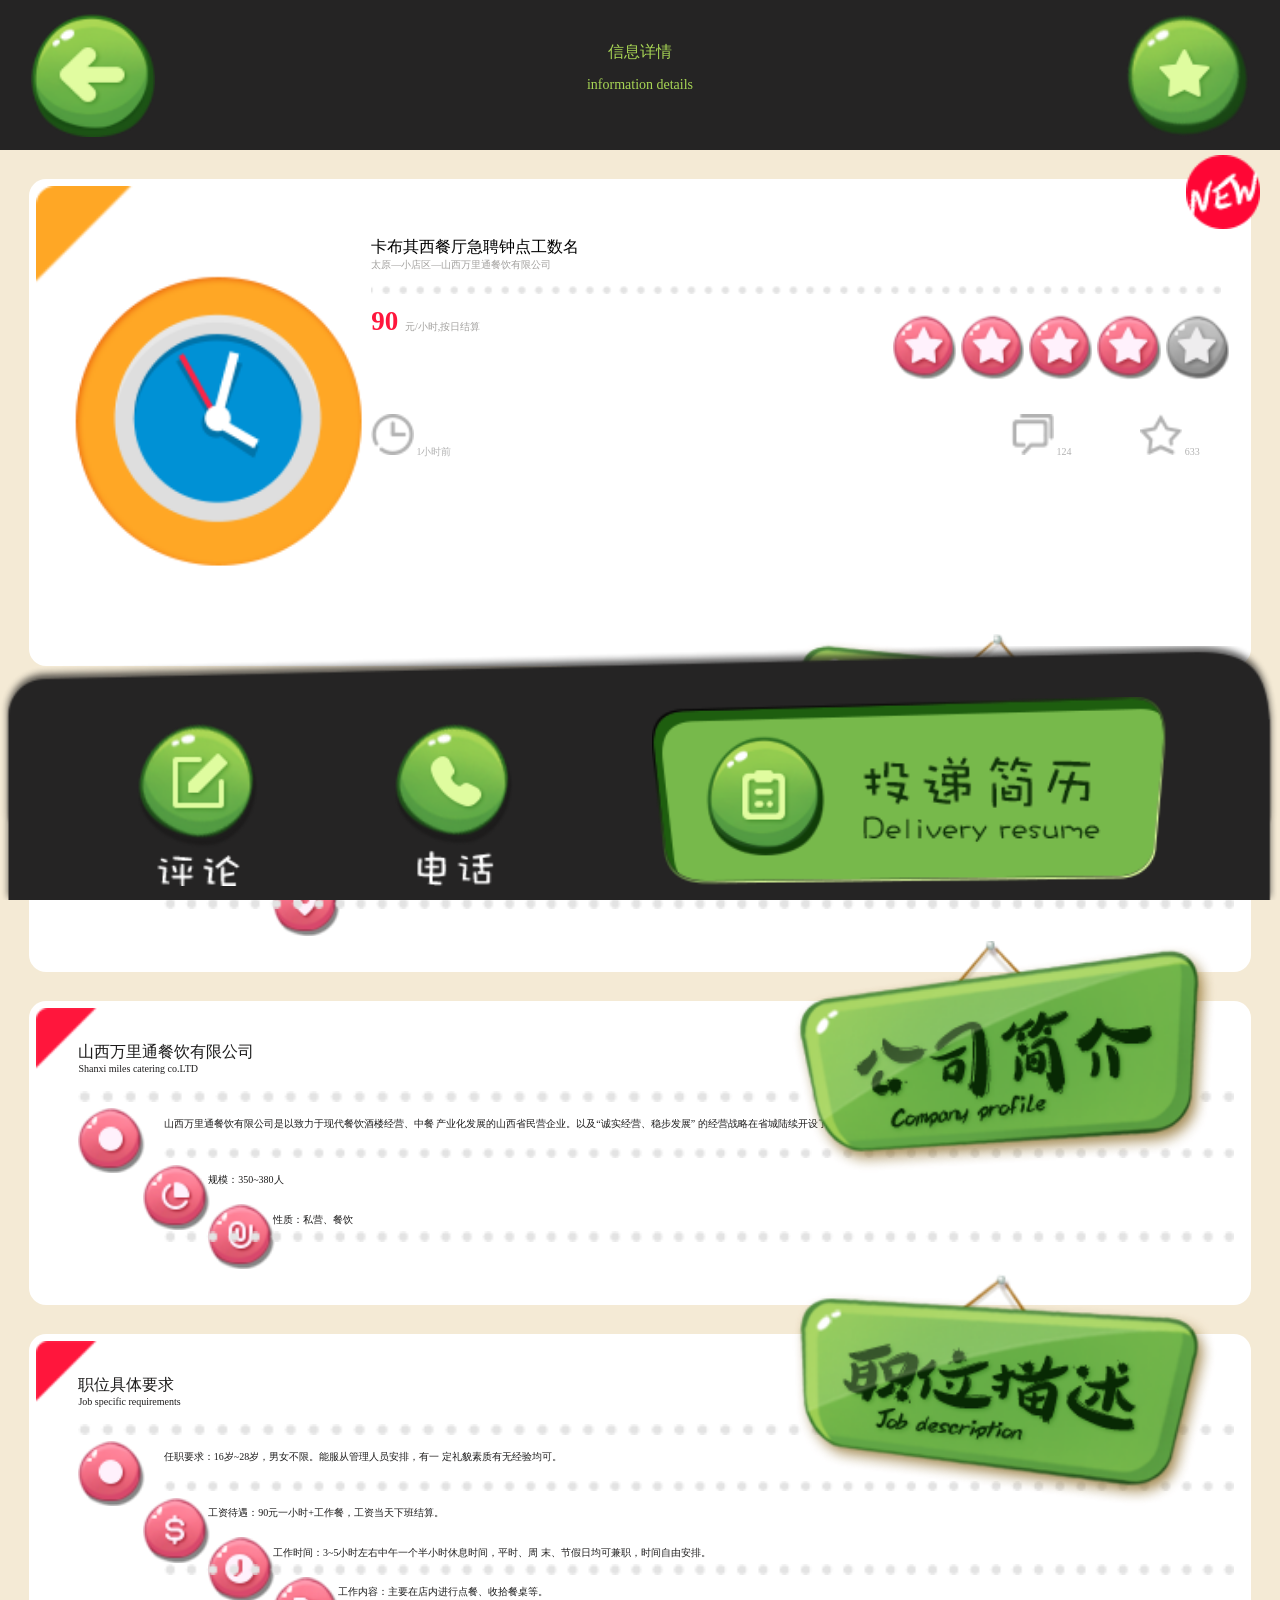
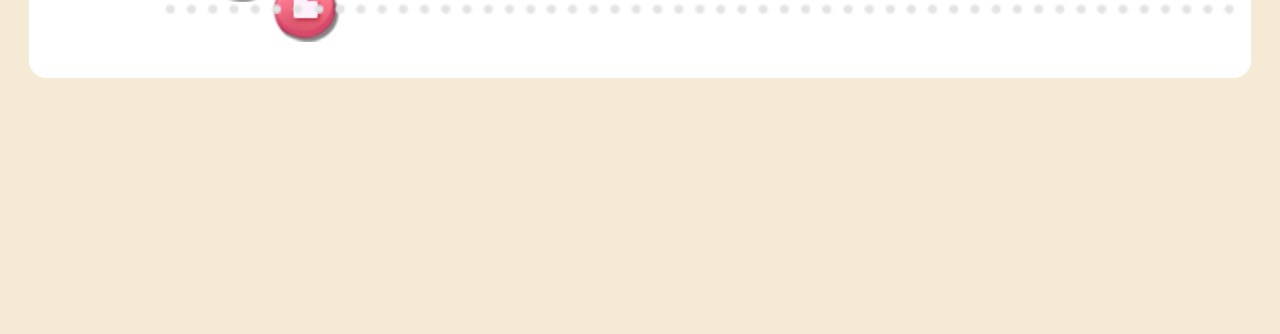
<file: news-detail.html>
<!DOCTYPE html>
<html lang="en">
<head>
	<meta charset="UTF-8">

	<meta name="viewport" content="width=device-width, initial-scale=1.0, minimum-scale=1.0, maximum-scale=1.0, user-scalable=no"/>
       <script src="js/rem.js"></script>
	<title>news-detail</title>
	<link rel="stylesheet" href="css/news-detail.css">
	
</head>
<body>
	 <!-- 信息详情 -->
	 <!-- 头部 -->
	  <header>
	  	 	<a href="index.html" class="prev">
	  	 		<img src="images/ycw/zuojicon2.png" alt="">
	  	 	</a>
	  	 	<div>
	  	 		<h2>信息详情
	  	 		<h4>information details</h4>
	  	 		</h2>
	  	 		
	  	 	</div>
	  	    <a href=""class="next">
	  	    	<img src="images/ycw/pinjia.png" alt="">
	  	    </a>
	  </header>
         <section>
	  <!-- 版块一钟点工-->
       
	  <div class="lists">
	  	<div class="text">
				 <div class="mark">
	  	  			<img src="images/ycw/qiangqin.png" alt="">		
	  	  		 </div>
	  	  	    <div class="new">
	  	  	    	<img src="images/ycw/NEW.png" alt="">
	  	  	    </div>
	  	  		<div class="text-img">
	  	  			<img src="images/ycw/zdian.png" alt="">
	  	  		</div>
	  	  		<div class="text-right">
	  	  			<div class="right-top ">
	  	  				<h3 class="more" >卡布其西餐厅急聘钟点工数名
                                    </h3 >
	  	  				 <span class="title ">太原—小店区—山西万里通餐饮有限公司
                                     </span>
	  	  				 <span class="dian">
	  	  				 
	  	  				 </span>
	  	  			</div>
	  	  			<div class="right-bottom">
	  	  				<div class="bottom-one">
	  	  					<h3>
	  	  					 <strong>90</strong>
	  	  					<span class="money">元/小时,按日结算</span>
	  	  					 <span class="imgs">
	  	  					 	<i>
	  	  					 		<img src="images/ycw/star2.png" alt="">
	  	  					 	</i>
	  	  					 	<i>
	  	  					 		<img src="images/ycw/star.png" alt="">
	  	  					 	</i>
	  	  					 	<i>
	  	  					 		<img src="images/ycw/star.png" alt="">
	  	  					 	</i>
	  	  					 	<i>
	  	  					 		<img src="images/ycw/star.png" alt="">
	  	  					 	</i>
	  	  					 	<i>
	  	  					 		<img src="images/ycw/star.png" alt="">
	  	  					 	</i>
	  	  					 </span>
	  	  					</h3>
	  	  				</div>
	  	  				<div class="bottom-two">   
	  	  				  <a href="javascript:;">
	  	  					<span>
	  	  						<img src="images/ycw/history.png" alt="">
	  	  						
	  	  					</span>
	  	  					<span>1小时前</span>
	  	  				  </a>
	  	  				
	  	  				  <a href="">
	  	  					<span>
	  	  						<img src="images/ycw/favourite2.png" alt="">
	  	  						
	  	  					</span>
	  	  					<span>633</span>
	  	  					</a>
	  	  					  <a href="">
	  	  					<span>
	  	  						<img src="images/ycw/feedback.png" alt="">
	  	  						
	  	  					</span>
	  	  					<span>124</span>
	  	  				  </a>
	  	  				</div>
	  	  			</div>
	  	  		</div>
	  	 </div>
	  </div>
	  <!-- 公司简介 -->
      <div class="lists">
      	  <div class="text">
      	  	 <div class="mark">
	  	  			<img src="images/ycw/jianjie.png" alt="">
	  	  		 </div>
      	   	<div class="left-topimg">
      	   		<img src="images/ycw/arc.png" alt="">
      	   	</div>
      	   	<div class="company-text">
      	   		<div class="compy-img">
      	   			<img src="images/ycw/rensu.png" alt="">
      	   		</div>
      	   		<div class="compy-text">
      	   			<p>人数：30~35人</p>
      	   			<span class="spans">
      	   				<img src="images/ycw/dian.png" alt="">
      	   			</span>
      	   		</div>
      	   		<div class="compy-img">
      	   			<img src="images/ycw/sj.png" alt="">
      	   		</div>
      	   		<div class="compy-text">
      	   			<p>
					时间：星期一、星期二、星期三、星期四、星期五
					星期六、星期日
					</p>
      	   			<span>
      	   				<img src="images/ycw/dian.png" alt="">
      	   			</span>
      	   		</div>
      	   		<div class="compy-img">
      	   			<img src="images/ycw/fangda.png" alt="">
      	   		</div>
      	   		<div class="compy-text">
      	   			<p>区域：太原市小店区、万柏林、杏花岭、尖草坪、太原周边</p>
      	   			<span>
      	   				<img src="images/ycw/dian.png" alt="">
      	   			</span>
      	   		</div>
      	   		<div class="compy-img">
      	   			<img src="images/ycw/dizhi.png" alt="">
      	   		</div>
      	   		<div class="compy-text">
      	   			<p>地址：太原市小店区平阳路学府街233号</p>
      	   		</div>
      	   	</div>
      	  </div>
      	  
      </div>
         <!-- 职位描述 -->
       <div class="lists">
      	  <div class="text">
      	  	 <div class="mark">
	  	  			<img src="images/ycw/miaoshu.png" alt="">
	  	  		 </div>
      	   	<div class="left-topimg">
      	   		<img src="images/ycw/arc.png" alt="">
      	   	</div>
      	   	<div class="company-text">
      	   		<div class="compy-text"style="padding:0;">
      	   		    <h2>山西万里通餐饮有限公司</h2>
      	   		    <h3>Shanxi miles catering co.LTD</h3>
      	   			<span class="span">
      	   				<img src="images/ycw/dian.png" alt="">
      	   			</span>
      	   		</div>
      	   		<div class="compy-img">
      	   			<img src="images/ycw/diand.png" alt="">
      	   		</div>
      	   		<div class="compy-text " style="word-wrap:break-word ">
      	   			<p>
					山西万里通餐饮有限公司是以致力于现代餐饮酒楼经营、中餐
					产业化发展的山西省民营企业。以及“诚实经营、稳步发展”
					的经营战略在省城陆续开设了多家分店。
					</p>
      	   			<span>
      	   				<img src="images/ycw/dian.png" alt="">
      	   			</span>
      	   		</div>
      	   		<div class="compy-img">
      	   			<img src="images/ycw/guimo.png" alt="">
      	   		</div>
      	   		<div class="compy-text" style="word-wrap:break-word ">
      	   			<p>
      	   			规模：350~380人
      	   			</p>
      	   			<span>
      	   				<img src="images/ycw/dian.png" alt="">
      	   			</span>
      	   		</div>
      	   		<div class="compy-img">
      	   			<img src="images/ycw/xingzhi.png" alt="">
      	   		</div>
      	   		<div class="compy-text">
      	   			<p>性质：私营、餐饮
      	   			</p>
      	   		</div>
      	   	</div>
      	  </div>
      </div>
      <!-- 职位具体要求 -->
        <div class="lists">
      	  <div class="text">
      	   	<div class="left-topimg">
      	   		<img src="images/ycw/arc.png" alt="">
      	   	</div>
      	   	<div class="company-text" style="word-wrap:break-word ">
      	   		<div class="compy-text"style="padding:0;">
      	   		    <h2>职位具体要求</h2>
      	   		    <h3>Job specific requirements</h3>
      	   			<span class="span">
      	   				<img src="images/ycw/dian.png" alt="">
      	   			</span>
      	   		</div>
      	   		<div class="compy-img">
      	   			<img src="images/ycw/diand.png" alt="">
      	   		</div>
      	   		<div class="compy-text" style="word-wrap:break-word ">
      	   			<p>
					任职要求：16岁~28岁，男女不限。能服从管理人员安排，有一
					定礼貌素质有无经验均可。
					</p>
      	   			<span>
      	   				<img src="images/ycw/dian.png" alt="">
      	   			</span>
      	   		</div>
      	   		<div class="compy-img">
      	   			<img src="images/ycw/daiyu.png" alt="">
      	   		</div>
      	   		<div class="compy-text" style="word-wrap:break-word ">
      	   			<p>
      	   			工资待遇：90元一小时+工作餐，工资当天下班结算。
      	   			</p>
      	   			<span>
      	   				<img src="images/ycw/dian.png" alt="">
      	   			</span>
      	   		</div>
      	   		<div class="compy-img">
      	   			<img src="images/ycw/sj.png" alt="">
      	   		</div>
      	   		<div class="compy-text" style="word-wrap:break-word ">
      	   			<p>工作时间：3~5小时左右中午一个半小时休息时间，平时、周
					末、节假日均可兼职，时间自由安排。
      	   			</p>
                              <span>
                                    <img src="images/ycw/dian.png" alt="">
                              </span>
      	   		</div>
      	   			<div class="compy-img">
      	   			<img src="images/ycw/neirong.png" alt="">
      	   		</div>
      	   		<div class="compy-text" style="word-wrap:break-word ">
      	   			<p>工作内容：主要在店内进行点餐、收拾餐桌等。
      	   			</p>
      	   		</div>
      	   	</div>
      	  </div>
      </div>
   </section>
      <!-- 底部 -->
      <footer>
      	<a href=""class="pinglun">
      		<img src="images/ycw/plun.png" alt="">
      	</a>
      	<a href=""class="pinglun">
      		<img src="images/ycw/phone.png" alt="">
      	</a>
      	<a href=""class="jianli">
      		<img src="images/ycw/jianli.png" alt="">
      	</a>


      </footer>

</body>
</html>
</file>
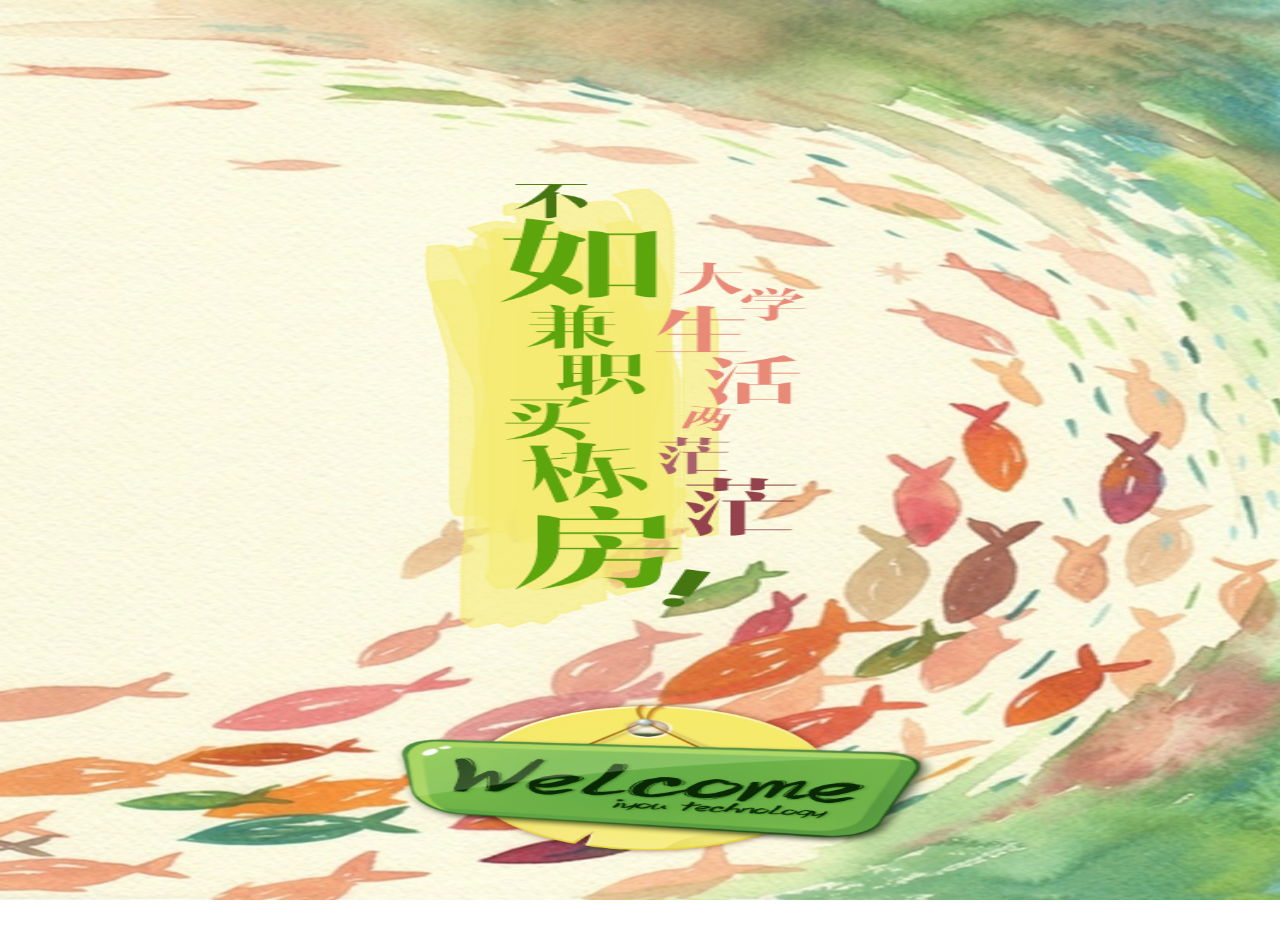
<file: screen.html>
<!DOCTYPE html>
<html lang="en">
<head>
	<meta charset="UTF-8">
	<meta name="renderer" content="webkit"/>
	<meta http-equiv="X-UA-Compatible" content="IE=Edge"/>
	<meta name="viewport" content="width=device-width, initial-scale=1.0, minimum-scale=1.0, maximum-scale=1.0, user-scalable=no"/>
	<title>Document</title>
	<link rel="stylesheet" href="css/screen.css">
	<script src="js/rem.js"></script>
</head>
<body>
	<!-- 闪屏页  -->
	<div class="ycw-screen">
		<img src="images/ycw/screen.png" alt="">
	<a href="index.html"class="mask"></a>
	</div>
    
   
</body>
</html>
</file>
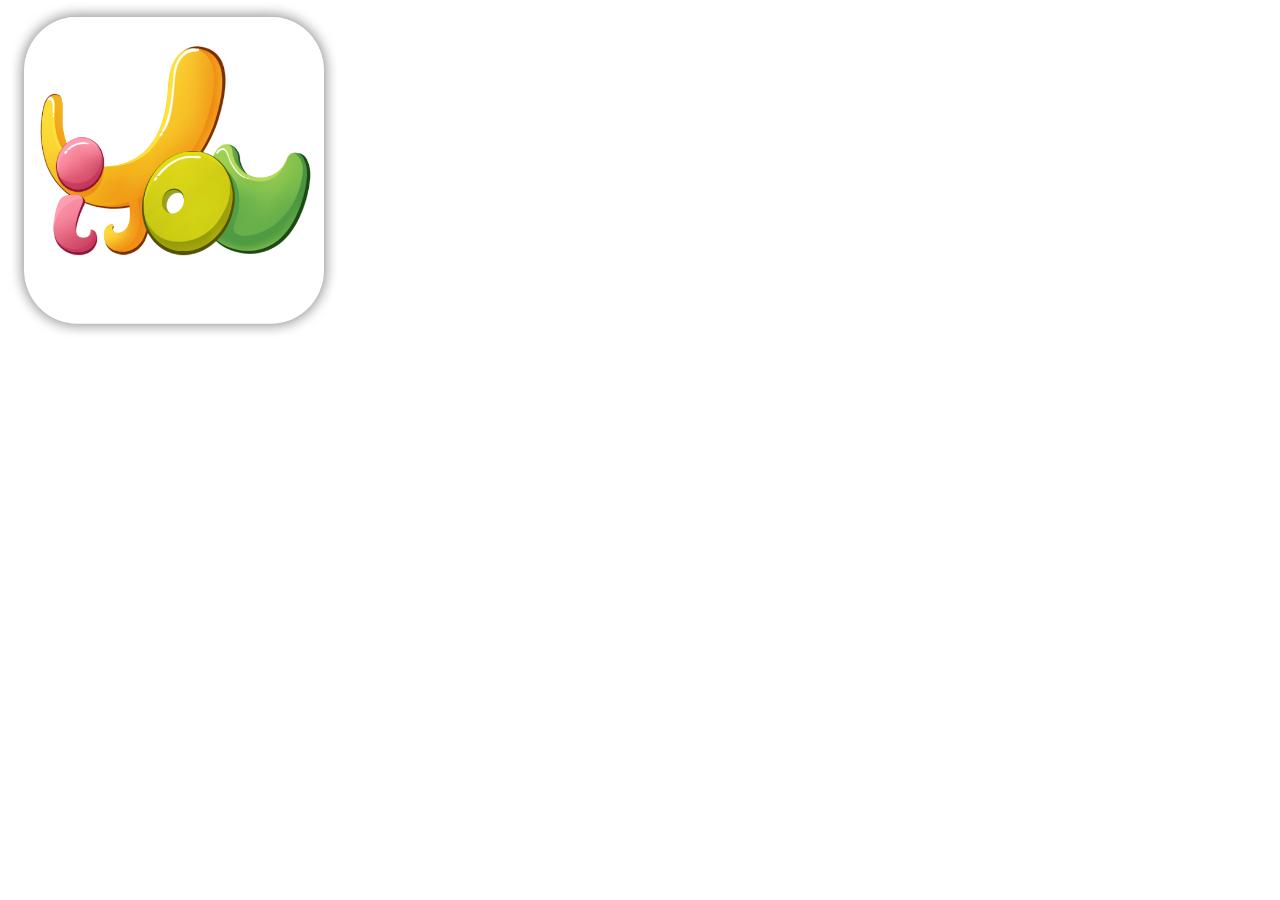
<file: start.html>
<!DOCTYPE html>
<html lang="en">
<head>
    <meta charset="UTF-8">
    <meta name="renderer" content="webkit"/>
    <meta http-equiv="X-UA-Compatible" content="IE=Edge"/>
    <meta name = "viewport" content = "width = device-width, initial-scale = 1.0, maximum-scale = 1.0,user-scalable = 0" />
    <link rel="stylesheet" href="css/bace/bace.css">
    <title>手机桌面</title>
</head>
<body>
        <div class="img-box" style="">
            <a href="screen.html"><img src="images/icon.png" alt="" style="width:2rem;height:2rem"></a>
        </div>
</body>
</html>
<script src="js/rem.js"></script>
</file>
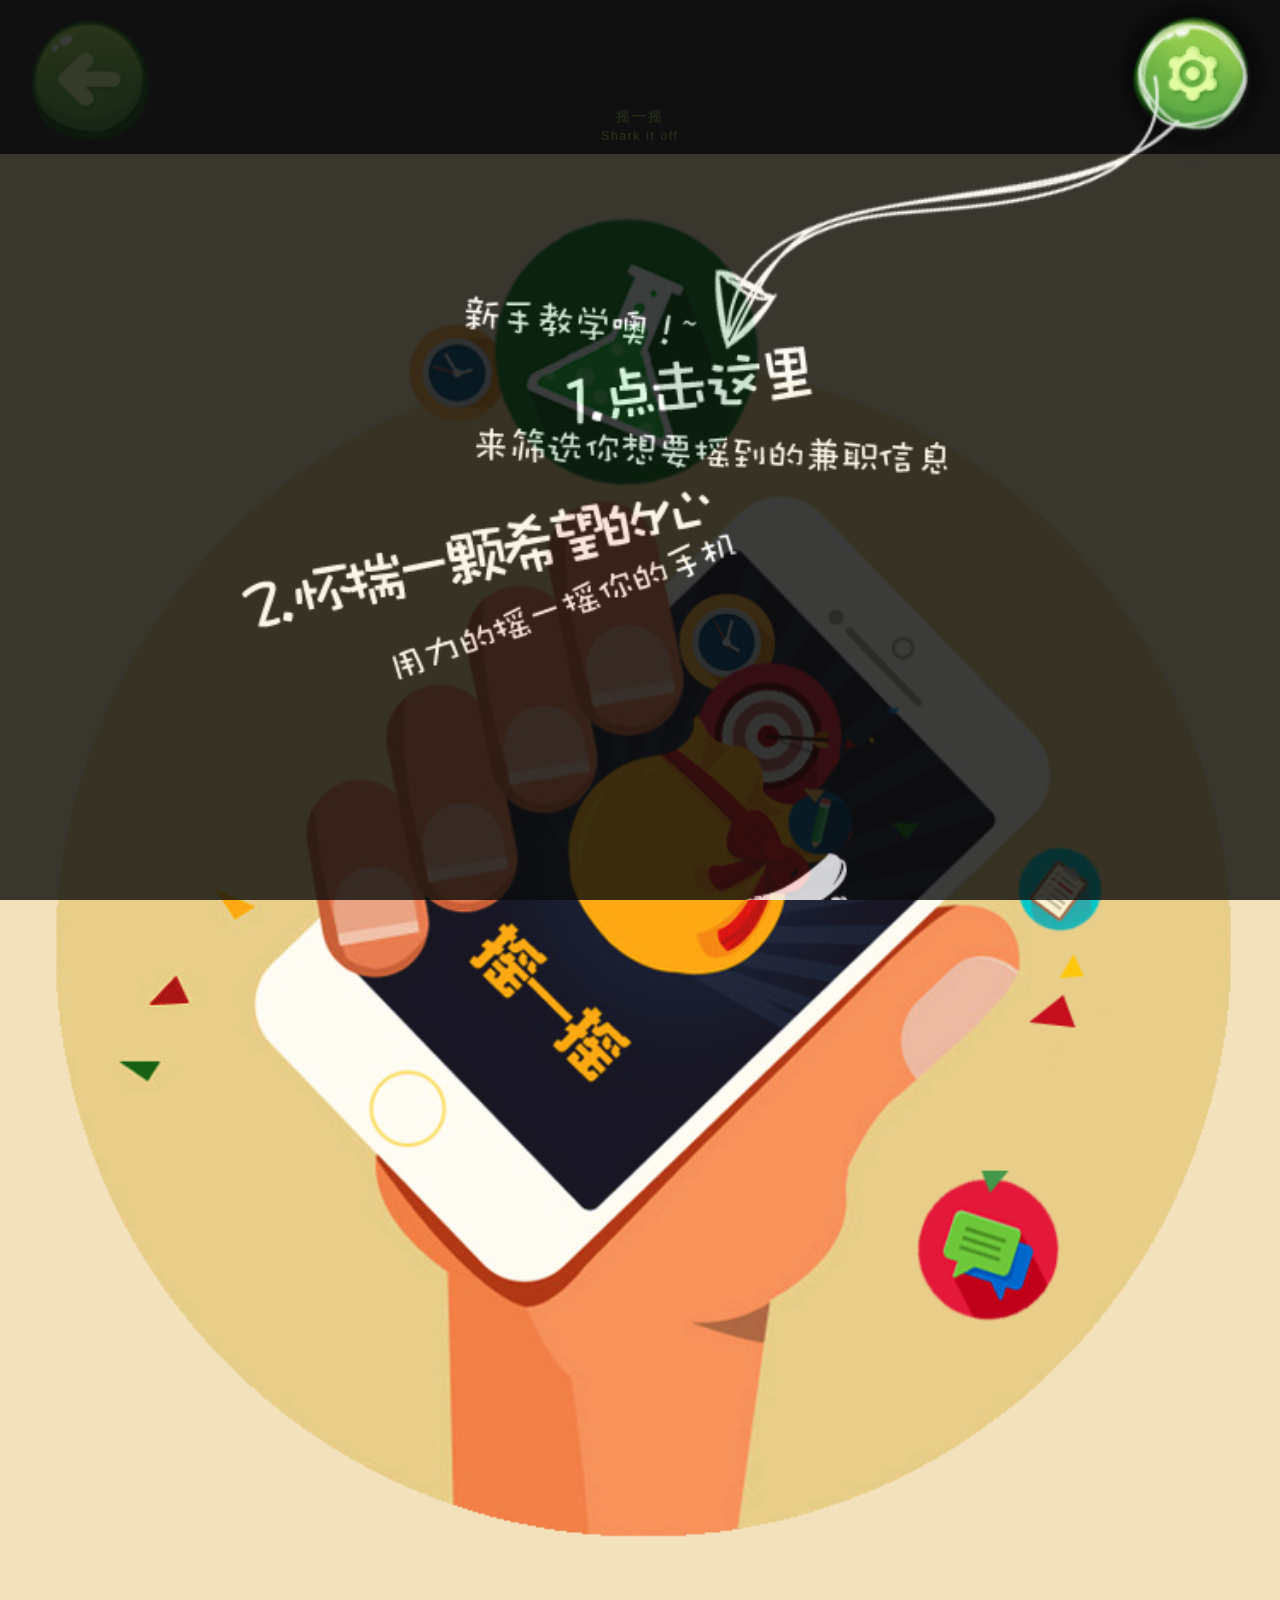
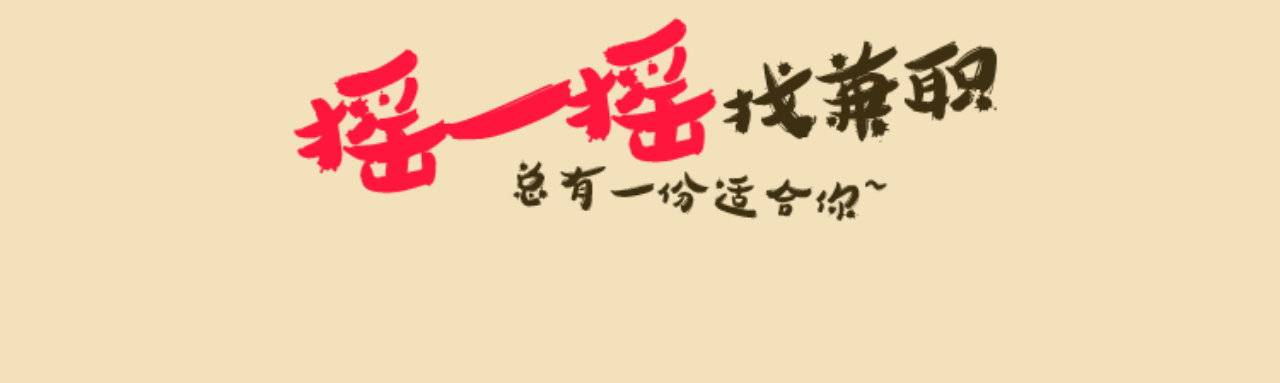
<file: yyy.html>
<!DOCTYPE html>
<html lang="en">
<head>
	<meta name="viewport" content="width = device-width,initial-scale=1.0,maximum-scale=1.0,user-scalable=0"/>
    <meta name="renderer" content="webkit"/>
    <meta http-equiv="X-UA-Compatible" content="IE=Edge"/>
	<meta charset="UTF-8">
	<title>摇一摇</title>
	<script src="js/rem.js"></script>
	<link rel="stylesheet" href="css/public.css">
	<link rel="stylesheet" href="css/yyy.css">
</head>
<body>
	<!-- head -->
	<header class="head-top">
		<a href="grzx1.html" class="y-return">
			<img src="images/jl/zuojicon2.png" alt="">
		</a>
		<a href="javascript:;" class="y-cen">
			<span>
				<i class="y-op1">摇一摇</i><br>
				<i class="y-op2">Shark it off</i>
			</span>
		</a>
		<a href="javascript:;" class="y-set">
			<img src="images/jl/zhezicon2.png" alt="">
		</a>
	</header>

	<!-- content -->
	<section class="y-cont">
		<div class="y-son">
			<img class="y-bphoto" src="images/jl/conts1.png" alt="">
			<div class="y-sous">
				<div class="y-som1">
					<img src="images/jl/reload.png" alt="">
				</div>
				<div class="y-som2">
					<span>正在搜寻你摇到的兼职</span>
					<a href=""></a>
				</div>
				
				<!-- <img src="images/jl/reload.png" alt=""> -->
			</div>
		</div>
	</section>
	
	<!-- 新介绍 -->
	<div class="y-zhez">
		<img src="images/jl/tisy.png" alt="">
	</div>

	<script src="js/yyy.js"></script>
</body>
</html>
</file>
<file: css/bace/bace.css>
*{
	margin:0;
	padding:0;
	font-family:微软雅黑;
}
h1,h2.h3.h4,h5,h6{
	list-style:none;
	margin:0;
	padding:0;
}
ul,li,ol,dl,dt,dd{
	list-style:none;
}

a{
	text-decoration: none;
	-webkit-tap-highlight-color:rgba(0,0,0,0);
}
img{
	border:0;
}
</file>
<file: css/ml/index.css>
body{
    background:#F4EAD5;
}

.head{
    width:100%;
    /*height: 1.6rem;*/
    background:red;
    background: url("../../images/ml/head.png") no-repeat center center/cover;
    position: relative;
    padding: 0 0.18rem;
    padding-top:0.05rem;
    box-sizing: border-box;
    z-index: 1111;
}

.head .top{
    height:1.6rem;
    display: flex;
    justify-content:space-between;
    align-items: flex-start;
}
.head .top a{
    font-size:12px;
    color:#fff;
}
.head .top .left{
    display: flex;
    justify-content: space-between;
    align-items: center;
}
.head .top .left .city{
    vertical-align:middle;
}
.head .top .left .city-name{
    margin-left:0.2rem;
}
.head .top .left .city img{
    width:0.12rem;
    height:0.07rem;
    margin-left:0.2rem;
    vertical-align:middle;
}
.head .top a span img{
   width:0.7rem;
}
.head .top .logo {
   margin-left:-0.8rem;
}
.head .top .logo img{
    width:1.07rem;
    height: 0.86rem;
}
.head .top .right img{
    width:0.71rem;
    height: 0.74rem;
}
.head .search{
    width:6.78rem;
    height:1.52rem;
    margin:0 auto;
    position: absolute;
    top:0.62rem;
}
.head .search .search-left{
    position: absolute;
    left:0.6rem;
    top:0.2rem;
}
.head .search .search-left img{
   width:0.45rem;
    height:0.45rem;
}
.head .search .search-right{
    position: absolute;
    right:1.2rem;
    top:0.05rem;
}
.head .search .search-right img{
    width:0.45rem;
    height:0.45rem;
}
.head .search input{

    width:100%;
    height:100%;
    background: url("../../images/ml/search.png") no-repeat -2px 3px/contain;
    border:none;
    color:#fff;
    outline: none;
    box-sizing: border-box;
    padding-left:1.1rem;
    padding-top:0.25rem;
    padding-right:1.8rem;

}
.head .search input::-webkit-input-placeholder {
   color:#fff;
}

/*banner开始*/
.banner-box{
    width:100%;
    position:relative;
    margin-top:-20px;
    overflow: hidden;
}
.banner-box .banner{
    width:100%;
    height:100%;
}
.banner img{
    width:100%;

}
.banner a{
    font-size:0px;
}
.banner-box .banner .swiper-pagination{
    background:rgba(0,0,0,0.2);
    text-align: right;
    height:1rem;
    line-height: 0.5rem;
}
.banner-box .banner .swiper-pagination .swiper-pagination-bullet{
   border:1px solid #fff;
}
.banner-box .banner .swiper-pagination .swiper-pagination-bullet-active{
   background:#fff;
}
.banner-box .banner .p1{
    position: absolute;
    color:#fff;
    bottom:35px;
    left:0.2rem;
    z-index: 2222;
    font-size:12px;
}
.banner-box .banner .p2{
    width:80%;
    position: absolute;
    color:#fff;
    bottom:18px;
    left:0.2rem;
    z-index: 2222;
    font-size:12px;
    overflow: hidden;
    text-overflow: ellipsis;
    white-space: nowrap;
}
.banner-box .banner p span{

    font-size:10px;
}

/*分类*/
.wrap{
    width:100%;
    height:5.93rem;
    padding:0 0.18rem;
    box-sizing: border-box;
    display: flex;
    justify-content: space-between;
    flex-wrap: wrap;
    background:#F4EAD5;
    align-content:space-around;
}
.wrap .items{
    width:2.28rem;
    height: 2.69rem;
}
.wrap .items img{
    width:100%;
}
/*广告*/
.ad{
    width:100%;
}
.ad img{
    width:100%;
}

/*内容*/
.jz-list{
    width: 100%;
    height: auto;
    box-sizing:border-box;
    padding-left: 0.17rem;
    padding-right: 0.17rem;
    margin-bottom:1.57rem;
}
.jz-list .slide{
    width: 100%;
    height: auto;
}
.jz-list .slide .list{
    width: 100%;
    height: 1.29rem;
    display: flex;
    background-color: #fff;
    border-radius: 0.1rem;
    margin-bottom: 0.02rem;
}
.jz-list .slide .list .sleft{
    flex:0 0 auto;
    width: 1.29rem;
    position: relative;
}
.jz-list .slide .list .sleft img{
    width: 100%;
}
.jz-list .slide .list .sleft .new{
    position: absolute;
    top: -0.65rem;
    left: -0.08rem;
    width: 0.43rem;
}
.jz-list .slide .list .sleft .new img{
    width: 100%;
}
.jz-list .slide .list .sright{
    flex:1 0 auto;
    display: flex;
    flex-direction:column;
    box-sizing:border-box;
    overflow: hidden;
}
.jz-list .slide .list .sright .stop{
    width: 100%;
    box-sizing:border-box;
    padding-left: 0.2rem;
    padding-top: 0.15rem;
    padding-right:0.15rem;
    display: flex;
    justify-content:space-between;
}
.jz-list .slide .list .sright .stop .leftzhi{

}
.jz-list .slide .list .sright .stop .leftzhi h4{
    width:3.5rem;
    font-family: "微软雅黑";
    font-size: 12px;
    color: #191919;
    text-overflow: ellipsis;
    overflow: hidden;
    white-space: nowrap;

}
.jz-list .slide .list .sright .stop .leftzhi span{
    width:3.5rem;
    height:0.4rem;
    font-size: 10px;
    display: block;
    font-family: "微软雅黑";
    color: #7a7774;
    text-overflow: ellipsis;
    overflow: hidden;
    white-space: nowrap;

}
.jz-list .slide .list .sright .stop .price{
    font-size: 10px;
    font-family: "微软雅黑";
    color: #7a7774;
    height: 0.58rem;
    line-height: 0.6rem;
    display: flex;
    align-items:flex-end;
    justify-content: space-between;
    text-align: center;
    box-sizing: border-box;
    padding-right:0.02rem;
}
.jz-list .slide .list .sright .stop .price span {
    /*width:100%;*/
    /*height:100%;*/
    /*display: inline-block;*/
    box-sizing: border-box;
}
.jz-list .slide .list .sright .stop .price span i{
    font-size: 18px;
    color: #ff163c;
    font-style: normal;
}
.jz-list .slide .list .sright .heng{
    width: 100%;
    height: 0px;
    border-top: 1px dashed #BFB7A3;
}
.jz-list .slide .list .sright .bot{
    width: 100%;
    height: 0.4rem;
    line-height: 0.4rem;
    margin-top:-0.3rem;
}
.jz-list .slide .list .sright .bot .zan{
    /*width: 0.88rem;*/
    height: 100%;
    float: left;
}
.jz-list .slide .list .sright .bot .zan img{
    width: 0.24rem;
    margin-left: 0.22rem;
}
.jz-list .slide .list .sright .bot .zan span{
    font-size: 10px;
    font-family: "微软雅黑";
    color: #b2b2b2;
}
.jz-list .slide .list .sright .bot .more{
    float: right;
    width: 0.24rem;
    display: block;
    margin-right: 0.3rem;
}
.jz-list .slide .list .sright .bot .more img{
    width: 100%;
}
.jz-list .laze{
    width: 1.64rem;
    margin: 0.18rem auto 0.2rem;
}
.jz-list .laze img{
    width: 100%;
}
.jz-list .slide .list .sright .bot .more img{
    width: 100%;
}
/*foot*/
.foot{
    width:100%;
    height:1.57rem;
    position: fixed;
    bottom:0;
    background: url("../../images/ml/dibeijing.png") no-repeat center center/cover;
    display: flex;
    justify-content:space-between;
    align-items:flex-end;
    box-sizing: border-box;
    padding:0 0.18rem
}
.foot .foot-list{
   flex:0 1 auto;
}
.foot .foot-list a{
   display:block;
    font-size:0px;
    margin-bottom:0.1rem;
}
.foot .foot-list img{
    width:0.98rem;
    height:0.98rem;
}
.foot .foot-list.active img{
    width:1.76rem;
    height:1.19rem;
    margin-top:2px;
}

/*城市选项*/
.city-box{
    width:100%;
    height:100%;
    position:fixed;
    top:0;
    left:0;
    transform:translateX(-100%);
    z-index:9999;
    transition:transform .5s;
    padding:0 0.18rem;
    box-sizing: border-box;
}

.city-box .mask{
    width:100%;
    height:100%;
    position:absolute;
    top:0;
    left:0;
    background:rgba(0,0,0,0);
    z-index: 99990;

}
.city-box .city-list{
    width:80%;
    height:100%;
    position:absolute;
    top:0;
    left:0;
    background:url("../../images/ml/bg_03.png");
    z-index:99992;
}
.city-box .city-list .city-head{
    width:100%;
    height:0.9rem;
    line-height:0.9rem;
    background: #252424;
    box-shadow:0 2px 5px #000;
  text-align: center;
}
.city-box .city-list .city-head img{
   width:1.36rem;
    height:0.58rem;
}

.city-box .city-list .city-top{
  width:100%;
    /*background:red;*/
    height:1.54rem;
    font-size:15px;
    color:#fff;
    vertical-align: middle;
    line-height:1.54rem;
    padding:0 0.28rem;
    box-sizing: border-box;
}
.city-box .city-list .city-top img{
    width:1.07rem;
    height:1.06rem;
   vertical-align: middle;

}

.city-box .city-list ul{
    width:100%;
    padding:0 0.18rem;
    box-sizing: border-box;
}

.city-box .city-list ul li{
     width:100%;
     padding:0 0.5rem;
     height:0.67rem;
     font-size:12px;
     color:#fff;
     box-sizing: border-box;
    line-height:0.67rem;
 }
.city-box .city-list ul li.active{
    background: url("../../images/ml/active.png") no-repeat center center/cover;
}
.city-box .city-list ul li.active span:nth-child(1){
    color:#000000;
}
.city-box .city-list ul li.active span:nth-child(2){
    background: url("../../images/ml/qr.png") no-repeat center center/cover;
}

.city-box .city-list ul li span:nth-child(1){
  float: left;
}
.city-box .city-list ul li span:nth-child(2){
    width:0.44rem;
    height:0.44rem;
    float:right;
    background: url("../../images/ml/jiahao.png") no-repeat center center/cover;
}
</file>
<file: css/bd.css>
*{
	margin: 0;
	padding: 0;
	list-style: none;
	font-family: Helvetica Neue, Helvetica, Arial, sans-serif;
	-webkit-tap-highlight-color: rgba(0,0,0,0);
}
a{
	text-decoration: none;
	-webkit-tap-highlight-color: rgba(0,0,0,0);
}
body{
	background: #F5EAD6;
}
.dingbu{
	width: 100%;
	height: 1.76rem;
	background: #252424;
}
.dingbu .top{
	width: 100%;
	height: 0.93rem;
	padding: 0 0.05rem;
	box-sizing:border-box;
	text-align: center;
	padding-right: 0.81rem;
	line-height: .25rem;
}
.dingbu .top a{
	display: block;
	width: 0.81rem;
	height: 0.81rem;
	padding: 0.11rem 0.12rem;
	box-sizing:border-box;
	font-size: 0;
	float: left;
}
.dingbu .top a img{
	width: 100%;
	height: auto;
}
.dingbu .top span{
	font-size: 16px;
	color: #A8D655;
}
.dingbu .top .yinwen{
	font-size: 14px;
}
.swiper-paginationbottom{
	position: absolute;
	top:0.93rem;
	left: 0;
	display: flex;
	bottom:auto !important;
	padding:0 .37rem;
	justify-content:space-between;
	box-sizing:border-box;
}
.swiper-paginationbottom .swiper-pagination-bullet{
	width: 1.97rem;
	height: .64rem;
	background: url(../images/wjz/play1.png) no-repeat 1.3rem center;
	background-size: .37rem .38rem;
	padding-left:.44rem; 
	line-height: .7rem;
	margin: 0  !important;
	border-radius: 0 !important;
	opacity: 1 !important;
	color: #F4EAD5;
	font-size: 12px;
	font-weight: bold;
}
.swiper-paginationbottom .swiper-pagination-bullet-active{
	background: url(../images/wjz/play.png) no-repeat;
	background-size: 1.97rem .64rem;
	color: #10340A;
}
.daohang{
	width: 100%;
	height: 6.38rem;
	background: url(../images/wjz/beijing.jpg);
}
.daohang ul{
	width: 100%;
	height: 100%;
	padding: 0.21rem 0.17rem;
	display: flex;
	flex-wrap:wrap;
	box-sizing:border-box;
}
.daohang ul li{
	width: 1.29rem;
	padding-right:0.66rem;
	text-align: center; 
	line-height: 0.1rem;
}
.daohang ul li img{
	width: 100%;
	height: auto;
}
.daohang ul li:nth-child(4n){
	padding: 0;
}
.daohang ul li a{
	font-size: 10px;
	color: #F4EAD5;
}
.guanggao{
	width: 7.16rem;
	margin: 0.1rem auto;
	font-size: 0;
}
.guanggao img{
	width: 100%;
	height: auto;
}
.liebiao{
	width: 7.16rem;
	margin: 0 auto;
}
.liebiao ul li{
	width: 100%;
	height: 1.29rem;
	margin-bottom: 0.02rem;
	background: #FFFFFF;
	border-radius: 0.1rem;
	position: relative;
}
.liebiao ul li .new{
	width: 0.43rem;
	height: 0.43rem;
	background: url(../images/wjz/NEW.png) no-repeat;
	background-size: 0.43rem 0.43rem;
	position: absolute;
	top:-.05rem;
	left: -.05rem;
}
.liebiao ul li .tuxiang{
	font-size: 0;
	width: 1.29rem;
	float: left;
}
.liebiao ul li .tuxiang img{
	width: 100%;
	height: auto;
}
.liebiao ul li .right{
	float: left;
	width: 5.87rem;
}
.liebiao ul li .right .top{
	width: 100%;
	height: 0.9rem;
	border-bottom:1px dotted #B3A991;
	box-sizing:border-box;
	padding: 0.15rem 0.1rem 0 0.2rem;
	position: relative;
}
.liebiao ul li .right .top .zhiwei{
	font-size: 12px;
	color: #191919;
}
.liebiao ul li .right .top .gongsi{
	width: 70%;
	font-size: 10px;
	color: #7A7774;
	overflow: hidden;
	white-space:nowrap; 
	text-overflow:ellipsis;
}
.liebiao ul li .right .top .jiage{
	position: absolute;
	font-size: 18px;
	font-weight: bold;
	color: #FF163C;
	bottom: 0;
	right: 0.05rem;
}
.liebiao ul li .right .top .jiage span{
	font-size: 10px;
	color: #7A7774;
	font-weight: 400;
}
.liebiao ul li .right .bottom{
	width: 100%;
	height: 0.39rem;
	padding: 0.09rem 0.1rem 0 0.2rem;
	box-sizing:border-box;
}
.liebiao ul li .right .bottom .diyi,.liebiao ul li .right .bottom .dier{
	width: 0.74rem;
	height: 100%;
	background: url(../images/wjz/feedback.png) no-repeat;
	background-size: 0.24rem 0.22rem;
	text-align: right;
	font-size: 10px;
	color: #B2B2B2;
	padding-right: 0.26rem;
	float: left;
}
.liebiao ul li .right .bottom .dier{
	background: url(../images/wjz/favourite2.png) no-repeat;
	background-size: 0.24rem 0.24rem;
	width: 0.55rem;
}
.liebiao ul li .right .bottom .disan{
	background: url(../images/wjz/more1.png) no-repeat;
	background-size: 0.24rem 0.23rem;
	width: 0.24rem;
	height: 100%;
	float: right;
	margin-right: 0.1rem;
}
</file>
<file: css/zh/grzx.css>
body,ul,li,p,input,h1,h2,h3,h4,h5,h6{
	margin: 0;
	padding: 0;
	list-style: none;
}
img{
	border: 0;
}
a{
	-webkit-tap-highlight-color:rgba(0,0,0,0);
	text-decoration: none;
}
body{
	background-color: #F4EAD5;
	font-size: 16px;
}
/*头部*/
.head{
	width: 100%;
	height: 0.88rem;
	background: url(../../images/zh/heimian.png);
	box-shadow: 0 0.01rem 0.01rem 0.01rem;
	z-index: 99999;
	position: relative;
}
.head .head-box{
	width: 100%;
	height: 100%;
	overflow: hidden;
	text-align: center;
}
.head .head-box .back{
	width: 0.7rem;
	height: 0.7rem;
	display: block;
	margin-top: 0.11rem;
	margin-left: 0.17rem;
	float: left;
	position: absolute;
}
.head .head-box .back img{
	width: 100%;
}
.head .head-box span{
	color: #a8d655;
	line-height: 0;
	width: 2.4rem;
	vertical-align: middle;
}
.head .head-box span h4{
	font-family: "微软雅黑";
	font-size: 15px;
	font-style: normal;
	font-weight: normal;
	line-height: 0.3rem;
	margin-top: 0.16rem;
}
.head .head-box span h5{
	font-family: "微软雅黑";
	font-style: normal;
	font-weight: normal;
	font-size: 12px;
	line-height: 0.24rem;
}

.head .yao{
	width: 6.77rem;
	position: absolute;
	top: 0.66rem;
	left: 0.5rem;
}
.head .yao img{
	width: 100%;
}

/*数据图*/
.shuju{
	width: 100%;
	height: auto;
	overflow: hidden;
}
.shuju .shujutu{
	width: 100%;
	margin-top: 1.4rem;
	height: auto;
}
.shuju .shujutu img{
	width: 100%;
}

/*你摇到了*/
.yaodao{
	width: 100%;
	height: auto;
}
.yaodao .yaodaole{
	width: 100%;
	height: auto;
}
.yaodao .yaodaole img{
	width: 100%;
	margin-top: -1.81rem;
}

/*兼职列表*/
.jz-list{
	width: 100%;
	height: auto;
	box-sizing:border-box;
	padding-left: 0.17rem;
	padding-right: 0.17rem;
}
.jz-list .slide{
	width: 100%;
	height: auto;
}
.jz-list .slide .list{
	width: 100%;
	height: 1.29rem;
	display: flex;
	background-color: #fff;
	border-radius: 0.1rem;
	margin-bottom: 0.02rem;
}
.jz-list .slide .list .sleft{
	flex:0 0 auto;
	width: 1.29rem;
	position: relative;
}
.jz-list .slide .list .sleft img{
	width: 100%;
}
.jz-list .slide .list .sleft .new{
	position: absolute;
	top: -0.08rem;
	left: -0.08rem;
	width: 0.43rem;
}
.jz-list .slide .list .sleft .new img{
	width: 100%;
}
.jz-list .slide .list .sright{
	flex:1 0 auto;
	display: flex;
	flex-direction:column;
	box-sizing:border-box;
}
.jz-list .slide .list .sright .stop{
	width: 100%;
	height: 0.87rem;
	box-sizing:border-box;
	padding-left: 0.2rem;
	padding-top: 0.23rem;
	line-height: 0;
	display: flex;
	justify-content:space-between;
}
.jz-list .slide .list .sright .stop .leftzhi{
	width: 3.9rem;
	text-overflow:ellipsis;
	white-space: nowrap;
	overflow: hidden;
}
.jz-list .slide .list .sright .stop .leftzhi h4{
	font-family: "微软雅黑";
	font-size: 12px;
	color: #191919;
	line-height: 12px;
	margin-bottom: 0.08rem;
}
.jz-list .slide .list .sright .stop .leftzhi span{
	font-size: 10px;
	font-family: "微软雅黑";
	color: #7a7774;
	line-height: 10px;
	width: 3.9rem;
	text-overflow:ellipsis;
	white-space: nowrap;
	overflow: hidden;
}
.jz-list .slide .list .sright .stop .price{
	font-size: 10px;
	font-family: "微软雅黑";
	color: #7a7774;
	height: 0.58rem;
	line-height: 0.2rem;
	display: flex;
	align-items:flex-end;
}
.jz-list .slide .list .sright .stop .price span i{
	font-size: 24px;
	color: #ff163c;
	font-style: normal;
}
.jz-list .slide .list .sright .heng{
	width: 100%;
	height: 0px;
	border-top: 1px dashed #BFB7A3;
}
.jz-list .slide .list .sright .bot{
	width: 100%;
	height: 0.4rem;
	line-height: 0.4rem;
}
.jz-list .slide .list .sright .bot .zan{
	/*width: 0.88rem;*/
	height: 100%;
	float: left;
}
.jz-list .slide .list .sright .bot .zan img{
	width: 0.24rem;
	margin-left: 0.22rem;
}
.jz-list .slide .list .sright .bot .zan span{
	font-size: 10px;
	font-family: "微软雅黑";
	color: #b2b2b2;
}
.jz-list .slide .list .sright .bot .more{
	float: right;
	width: 0.24rem;
	display: block;
	margin-right: 0.1rem;
}
.jz-list .slide .list .sright .bot .more img{
	width: 100%;
}
.jz-list .laze{
	width: 1.64rem;
	margin: 0.18rem auto 0.2rem;
}
.jz-list .laze img{
	width: 100%;
}
</file>
<file: css/zh/grzx1.css>
body,ul,li,p,input,h1,h2,h3,h4,h5,h6{
	margin: 0;
	padding: 0;
	list-style: none;
}
a{
	-webkit-tap-highlight-color:rgba(0,0,0,0);
	text-decoration: none;
}
img{
	border: 0;
}
body{
	background-color: #F4EAD5;
	font-size: 16px;
}

.head{
	width: 100%;
	height: auto;
	position: relative;
	box-shadow: 0 1px 1px 4px;
}
.head .back{
	display: block;
	width: 0.7rem;
	height: 0.7rem;
	position: absolute;
	/*background: url(../../images/zh/fanhui.png) no-repeat;*/
	top: 0.11rem;
	left: 0.17rem;
}
 .head .back img{
	width: 100%;
} 
.head .bigimg{
	width: 100%;
	height: 3.5rem;
	background-image: url(../../images/zh/yonghu.png);
	background-size: 160%;
	background-position: -60px -36px;
}

.person{
	width: 100%;
	height: 2.13rem;
	position: absolute;
	top: 2.45rem;
	left: 0rem;
}
.person .personbox{
	width: 2.45rem;
	height: 2.45rem;
	margin-left: 0.17rem;
	border-radius: 50%;
	float: left;
}
.person .personbox img{
	width: 100%;
}
.person .name{
	display: block;
	float: left;
	font-size: 18px;
	font-family: "Helvetica Neue LT Pro 95 Black";
	color: #fff;
	margin-top: 0.5rem;
	margin-left: 0.2rem;
}

.person .biaoqian{
	width: 4.5rem;
	height: 1rem;
	float: left;
	margin-top: 0.2rem;
}
.person .biaoqian .cont{
	float: left;
	width: auto;
	height: 0.46rem;
	vertical-align: middle;
	line-height: 0.46rem;
}
.person .biaoqian .cont img{
	width: 0.38rem;
	margin-left: 0.15rem;
	vertical-align: middle;
}
.person .biaoqian .cont span{
	font-size: 11px;
	line-height: 0.46rem;
	font-family: "华文细黑";
}

.menu{
	width: 100%;
	height: auto;
	box-sizing:border-box;
	padding-left: 0.17rem;
	padding-right: 0.17rem;
	margin-top: 1.67rem;
	position: relative;
}
.menu .menus{
	width: 3.47rem;
	height: 2.29rem;
	border-radius: 0.1rem;
	/*background-image: url(../../images/zh/heimian.png);*/
	background-color: #fff;
	overflow: hidden;
	margin-right: 0.22rem;
	margin-bottom: 0.19rem;
	float: left;
	position: relative;
	/*z-index: 999;*/
}
.menu .menus a{
	display: block;
}
.menu .menus:nth-child(2n){
	margin-right: 0;
}
.menu .menus .bgimg{
	width: 100%;
	height: 0.95rem;
	overflow: hidden;
	/*position: absolute;*/
	z-index: 999;
	/*left: 0;*/
	/*top: 0;*/
}
.menu .menus .bgimg img{
	width: 100%;
	margin-top: -0.1rem;
}
.menu .menus .bgimg .yao2{
	display: none;
}
.menu .menus .bgcont{
	width:3.47rem;
	height: 0.95rem;
	position: absolute;
	top: 0;
	left: 0rem;
	padding-left: 0.15rem;
	padding-right: 0.15rem;
	box-sizing:border-box;
	display: flex;
	justify-content:space-between;
	
}
.menu .menus .bgcont .text{
	height: 100%;
	color: #a8d655;
	display: flex;
	flex-direction:column;
}
.menu .menus .bgcont .text.hot{
	color: #e0fc9f;
}
.menu .menus .bgcont .text span{
	font-size: 15px;
	line-height: 0.3rem;
	margin-top: 0.2rem;
}
.menu .menus .bgcont .text i{
	font-size: 10px;
	font-style: normal;
	line-height: 0.2rem;
}
.menu .menus .bgcont .text img{
	width: 0.71rem;
	vertical-align: middle;
	line-height: 0.95rem;
	margin-top: 0.1rem;
}
.menu .menus .middle{
	width: 100%;
	height: 0.55rem;
	border-bottom: 1px dashed #e3e3e3;
	display: flex;
	flex-direction:column;
	line-height: 0;
	box-sizing:border-box;
	padding-left: 0.17rem;
}
.menu .menus .middle span{
	font-size: 10px;
	color: #7f7e7e;
	line-height: 0.2rem;
	font-family: "华文细黑";
	margin-top: 0.05rem;
}
.menu .menus .middle i{
	font-size: 10px;
	color: #b5b5b5;
	line-height: 0.2rem;
	font-style: normal;
	font-family: "华文细黑";
	margin-top: 0.04rem;
}
.menu .menus .bottom{
	width: 100%;
	height: 0.78rem;
	position: relative;
}
.menu .menus .bottom .san{
	width: 0.37rem;
	height: 0.37rem;
	position: absolute;
	left: 0.04rem;
	bottom: 0.04rem;
}
.menu .menus .bottom .san img{
	width: 100%;
}
.menu .menus .bottom .text{
	/*float: right;*/
	position:absolute;
	right: 0.15rem;
	bottom: 0.1rem; 
}
.menu .menus .bottom .text span{
	font-size: 10px;
	color: #b5b5b5;
	line-height: 0.2rem;
}
.menu .menus .bottom .text span i{
	font-style: normal;
	font-size: 34px;
	color: #e41839;
}
.menu .menus .bottom .text.yao{
	width: 3rem;
	line-height: 0.93rem;
	left: 0.2rem;
	top: -0.4rem;
}
.menu .menus .bottom .text.yao img{
	width: 100%;
}

.menu .menus .long{
	width: 2.74rem;
	height: 1.35rem;
	position: absolute;
	top: 0.95rem;
	overflow: hidden;
}
.menu .menus .long img{
	width: 100%;
}
.menu .menus .gengduo{
	width: 2.97rem;
	height: 1.75rem;
	position: absolute;
	top: 0.5rem;
	left: 0.33rem;
	z-index: 1;
	overflow: hidden;
}
.menu .menus .gengduo img{
	width: 100%;
}
</file>
<file: css/jzbd.css>
/*兼职宝典*/
.jzh1{
    width: 7.19rem;
    margin: 0 auto;
    margin-top: 0.2rem;
    font-size: 0;
    
}
.jzh1 img{
    width: 100%;
    height: auto;
}
.jzlie{
    width: 7.19rem;
    margin: 0 auto;
    margin-top: 0.1rem;
    margin-bottom:1.57rem;
}
.jzlie ul{
    width: 100%;
}
.jzlie ul li{
    width: 100%;
    height: 1.85rem;
    background: url(../images/wjz/lanmubj1.png) no-repeat;
    background-size: 7.19rem 1.85rem;
    margin-bottom: 0.06rem;
    padding-top: 0.19rem;
    padding-left: 0.42rem;
    box-sizing:border-box;
    position: relative;
}
.jzlie ul li .jztou{
    width: 1.49rem;
    height: 1.51rem;
    margin-right: 0.54rem;
    float: left;
    font-size: 0;
}
.jzlie ul li .jztou img{
    width: 100%;
    height: auto;
}
.jzlie ul li .jzright{
    width: 4.74rem;
    float: left;
}
.jzlie ul li .jzright .jztop{
    width: 100%;
    height: 1.1rem;
    border-bottom:1px dotted #B3A991;
    box-sizing:border-box;
    position: relative;
}
.jzlie ul li .jzright .jztop .biao1{
    width: 3.2rem;
    font-size: 12px;
    color: #191919;
}
.jzlie ul li .jzright .jztop .fubiao{
    font-size: 10px;
    color: #656468;
    margin-top: 0.06rem;
}
.jzlie ul li .jzright .jzbottom{
    width: 4.3rem;
    overflow: hidden;
    margin-top: 0.08rem;
}
.jzlie ul li .jzright .jzbottom .shijian{
    float: left;
    /*width: 1.14rem;*/
    padding-left: 0.3rem;
    height: 0.24rem;
    background: url(../images/wjz/history.png) no-repeat;
    background-size: 0.25rem 0.24rem;
    font-size: 10px;
    color: #B7B7B7;
    text-align: right;
    line-height: 0.24rem;
}
.jzlie ul li .jzright .jzbottom .at{
    float: right;
    padding-left: 0.25rem;
    height: 0.23rem;
    background: url(../images/wjz/at.png) no-repeat;
    background-size: 0.23rem 0.23rem;
    font-size: 10px;
    color: #B7B7B7;
    text-align: right;
    line-height: 0.23rem;
    margin-right: 0.34rem;
}
.jzlie ul li .jzright .jzbottom .pinlun{
    float: right;
    padding-left: 0.25rem;
    height: 0.23rem;
    background: url(../images/wjz/feedback.png) no-repeat;
    background-size: 0.24rem 0.22rem;
    font-size: 10px;
    color: #B7B7B7;
    text-align: right;
    line-height: 0.22rem;
}
.jzlie ul li .jzright .jztop .xihuan{
    width: 0.36rem;
    height: 0.31rem;
    background: url(../images/wjz/heart.png) no-repeat;
    background-size: 0.36rem 0.31rem;
    position: absolute;
    top:0.5rem;
    right: 0.3rem;
}
.jzlie ul li .hot {
    width: 0.43rem;
    height: 0.43rem;
    background: url(../images/wjz/HOT.png) no-repeat;
    background-size: 0.43rem 0.43rem;
    position: absolute;
    top: -0.1rem;
    right: -0.1rem;
}
</file>
<file: css/news-detail.css>
*{
	margin:0;
	padding:0;
	font-family:"微软雅黑";
	box-sizing:border-box;
	-webkit-tap-highlight-color:rgba(0,0,0,0);
}
ul,li,ol,dl,dt,dd{
	list-style:none;
}
a{
	text-decoration: none;
	color:none;
}
img{
	border:0;
}

body{
	font-size: 16px;
	width: 100%;
	background: #F4EAD5;
}


 /*信息详情*/
 /*头部 */

header{
	width: 100%;
	height: 0.88rem;
	background: #252424;
	position: fixed;
	top: 0;
	z-index: 999999999;
	padding: 0.08rem 0.18rem;
	display:flex!important;
	justify-content:space-between;
	
}
.more{
	overflow: hidden; 
    text-overflow: ellipsis;
    white-space:nowrap;

}
header .prev{
    width: 0.73rem;
    height: 0.72rem;
    display: block;
}
header .prev img{
	width: 0.73rem;
    height: 0.72rem;
}
header .next{
	width: 0.73rem;
    height: 0.72rem;
    display: block;
    padding-right:0.18rem;

    
}
header .next img{
	 width: 0.73rem;
    height: 0.72rem;
}


header>div h2{
	text-align: center;
	line-height: 0.3rem;
	font-size: 16px;
	color: #A8D655;
	margin-top: 0.07rem;
	font-weight: normal;
}

header>div h4{
	font-size: 14px;
	color: #A8D655;
	font-weight: normal;
}
 /*版块一钟点工*/
 section{
 	margin-top: 0.88rem;
 	margin-bottom:1.5rem;
 }
.lists{
	width: 100%;
	padding:0.17rem 0.17rem 0 0.17rem; 
}
.lists .text{
	width: 100%;
	height: auto;
	border-radius: 0.1rem;
	display: flex;
	background: #fff;
	position: relative;
	padding:0.04rem 0.1rem 0.2rem 0.04rem;
}
.text .text-img{
	width:28%;
	height:2.61rem;
	flex:0 0 auto;
}
.text .text-img img{
	width: 100%;

	
}


.text .text-right{
	flex:1 0 auto;
	display: flex;
	flex-direction:column;
}
.text .new{
	width: 0.43rem;
	height: auto;
	position: absolute;
	right: -0.05rem;
	top: -0.14rem;
}
.text .new img{
	width: 0.43rem;
	height: 0.43rem;
}
.text-right .right-top{
	width:5.02rem;
	flex:0 0 auto;
	padding-top: 0.3rem;

}
.text-right .right-top h3{

	font-size: 16px;
	font-weight: normal;
}

.text-right .right-top .title{
	 font-weight: normal;
	 font-size:10px;
	 color: #A2A09E;
	 display: block;
}
.text-right .right-top .dian{
	
	height: 0.2rem;
	display: block;
	background: url(../images/ycw/dian.png)no-repeat -0.04rem 0.08rem/100%;

}

.text-right .right-bottom{
	flex:1 0 auto;
	display: flex;
	flex-direction:column;
}
.text-right .right-bottom .bottom-one{
  
}
.right-bottom .bottom-one h3{
     font-size: 27px;
     color: #FF163C;

}

.right-bottom .bottom-one h3 .money{
	 font-size:10px;
	 font-weight: normal;
	 display: inline-block;
	 color: #A2A09E;
}

.right-bottom .bottom-one h3 .imgs{
      float: right;
      height: auto;
}

.right-bottom .bottom-one h3 i{
	width: 0.37rem;
	height: 0.38rem;
	float: right;
    margin-top: 0.05rem;
    margin-right: 0.03rem;
}
.right-bottom .bottom-one h3 i img{
   width: 0.37rem;
	height: 0.38rem;
}

.right-bottom .bottom-two{
	position: relative;
    margin-top: 0.2rem;
}

.right-bottom .bottom-two a{
       display: block;
       float: left;
       font-size: 10px;
     
}
.right-bottom .bottom-two a:nth-child(2){
		float: right;
		margin-right: 0.2rem;
}
.right-bottom .bottom-two a:nth-child(3){
		float: right;
		margin-right: 0.4rem;
		
}	   
.right-bottom .bottom-two a span{
	    color: #B2B2B2;
}

.right-bottom .bottom-two span img{
	 width: 0.25rem;
	 height: 0.24rem;
}
.text .mark{
	position: absolute;
	right: 0.2rem;
	bottom:-1.2rem;
	z-index: 9999;
}
.text .mark img{
	width: 2.49rem;
	height: 1.36rem;
}


/*公司简介*/
.text .left-topimg img{
	width: 0.36rem;
	height: 0.36rem;
	position: absolute;
	left:0.04rem;
	top: 0.04rem;
}

.text .company-text{
    width: 100%;
    float: left;
    padding-top: 0.2rem;
    padding-left: 0.25rem;
    height: auto;
  

    
}
.text .company-text .compy-img{
	width: 0.38rem;
	height: 0.39rem;
	float: left;
	
	 

}
.text .company-text .compy-img img{
	 width: 0.39rem;
	 height: 0.38rem;
     
}

.text .company-text .compy-text{
	width: 100%;
	 padding-left: 0.50rem;
	height: auto;


}
.text .company-text .compy-text p{
	padding-top: 0.05rem;
	color: #1D1C1C;
	height: auto;
	 width: 100%;
	font-size: 10px;

}
.text .company-text .compy-text span {
	height: 0.1rem;
	display: block;
}
.text .company-text .compy-text .spans {
	height: 0.1rem;
	width: 5rem;
	display: block;
}

.text .company-text .compy-text span img{
	margin-top:0.1rem;
	width: 100%;
	/*height: 0.05rem;*/
	display: block;
}


/*职位描述*/
.text .company-text .compy-text h2{
	font-weight: normal;
	color: #1D1C1C;
	font-size: 16px;
}
.text .company-text .compy-text h3{
	font-weight: normal;
	color: #1D1C1C;
	font-size: 10px;
}

/*底部*/
 footer{
	 width: 100%;
	 height: 1.49rem;
	 padding-top: 0.3rem;
	 position: fixed;
	 bottom: 0;
	 z-index: 9999999999;
	 background: url(../images/ycw/footer.png)no-repeat center center/cover;
 }

footer .pinglun{
	width: 0.71rem;
	height: 0.96rem;
	margin-top: 0.15rem;
	margin-left: 0.8rem;
	display: block;
	float: left;
}

footer .pinglun img{
	height: 100%;
}

footer .jianli{
	width: 3.05rem;
	height: 1.14rem;
	display: block;
	float: left;
	margin-left: 0.8rem;

}

footer .jianli img{
	height: 100%;
}
</file>
<file: css/screen.css>
*{
	margin:0;
	padding:0;
	font-family:微软雅黑;
}
ul,li,ol,dl,dt,dd{
	list-style:none;
}
a{
	text-decoration: none;
	color:none;
}
img{
	border:0;
}
body,html{
	height:100%;
	overflow: hidden;
}
.ycw-screen{
	width: 100%;
	height: 100%;
    position: relative;
   top:0;
   left:0;
}
  
.ycw-screen img{
		width: 100%;
		height:100%;
}


.ycw-screen .mask{
	width: 3.07rem;
	height: 1.46rem;
	display: block;
	position: absolute;
	bottom: 1rem;
	left: 50%;
	margin-left: -1.53rem;
}


@media screen and (min-width:750px) {


}
</file>
<file: css/public.css>
body,p,h1,h2,h3,h4,h5,h6,ul,li,ol,dl,dt,dd,input,form,figure{
    margin:0px;
	list-style:none;
	padding:0px;
	font-family:Arial,"微软雅黑","黑体";
    font-size:14px}
a{
    color:#333;
	text-decoration:none;
	-webkit-tap-highlight-color:rgba(0,0,0,0);
}
img{
	border:0;
}
</file>
<file: css/yyy.css>
body{
	padding: 0;
	height: 100%;
	font-size: 16px;
	font-family: sans-serif;
	background: #F2E1BB;
}
i{
	font-style:normal;
}
/*head*/
.head-top{
	width: 100%;
	height: 0.9rem;
	background: #252424;
	margin: 0 auto;
	position: absolute;
	top: 0;
	text-align: justify;
	padding-left: 0.18rem;
	padding-right: 0.18rem;
	box-sizing:border-box;
	z-index: 20;
}
.head-top:after{
	content: '';
	display: inline-block;
	width: 100%;
}
.head-top a{
	display: inline-block;
	text-align: center;
}
.y-return img{
	width: 0.7rem;
	height: 0.7rem;
	margin-top: 0.1rem;
}
.y-cen span{
	text-align: center;
	color: #A8D655;
	letter-spacing: 0.01rem;
}
.y-cen span .y-op1{
	font-size: 14px;
}
.y-cen span .y-op2{
	/* word-wrap: break-word;*/
	font-size: 12px;
}

.y-set img{
	width: 0.7rem;
	height: 0.7rem;
	margin-top: 0.12rem;

}

/*conntent*/
.y-cont{
	width: 100%;
	position: relative;	
}
.y-son{
	width: 100%;
}
.y-son .y-bphoto{
	width: 100%;
	display: block;
}
.y-sous{
	width: 100%;
	height: 0.5rem;
	box-sizing:border-box;
	text-align: center;
	position: absolute;
	bottom:1%;
	display: none;
}
.y-som1{
	width: 0.4rem;
	height: 0.4rem;
	background: url('../images/jl/shuxicon1.png') no-repeat center center/100%;
	position: absolute;
	left: 36%;
	margin-top: 0.06rem;
	margin-left: -0.4rem;
}

.y-som2{
	position: absolute;
	left:40%;
}

.y-sous img:nth-child(1){
	width: 0.23rem;
	vertical-align: middle;
	position: absolute;
	left: 0.07rem;
	top:0.082rem;
	/*transition:all ease-in 3s .3s;*/
	transform-origin:55% 45%;
	-webkit-animation:jiazai 15s infinite linear;
	animation:jiazai 15s infinite linear;
}
@keyframes jiazai{
    0%{
        transform:rotate(0deg);
    }
    100%{
        transform:rotate(4320deg);
    }
}
.y-sous span{
	font-size: 12px;
}



/*遮罩*/
.y-zhez{
	width: 100%;
	height: 100%;
	background: #000;
	position: absolute;
	top:0;
	left:0;
	z-index: 222;
	opacity: 0.8;
	overflow: hidden;
}
.y-zhez img{
	width: 100%;
	display: block;
	/*height: 100%;*/
}


@media screen and (max-width: 370px){
	.y-son .y-bphoto{
		width: auto;
		height: 475px;
		display: block;
		margin: 0.02rem auto;
	}
	.y-sous{
		bottom: 0.2rem;
	}
	.y-zhez img{
		display: block;
		width: 100%;
		margin: 0 auto;
	}
}
</file>
